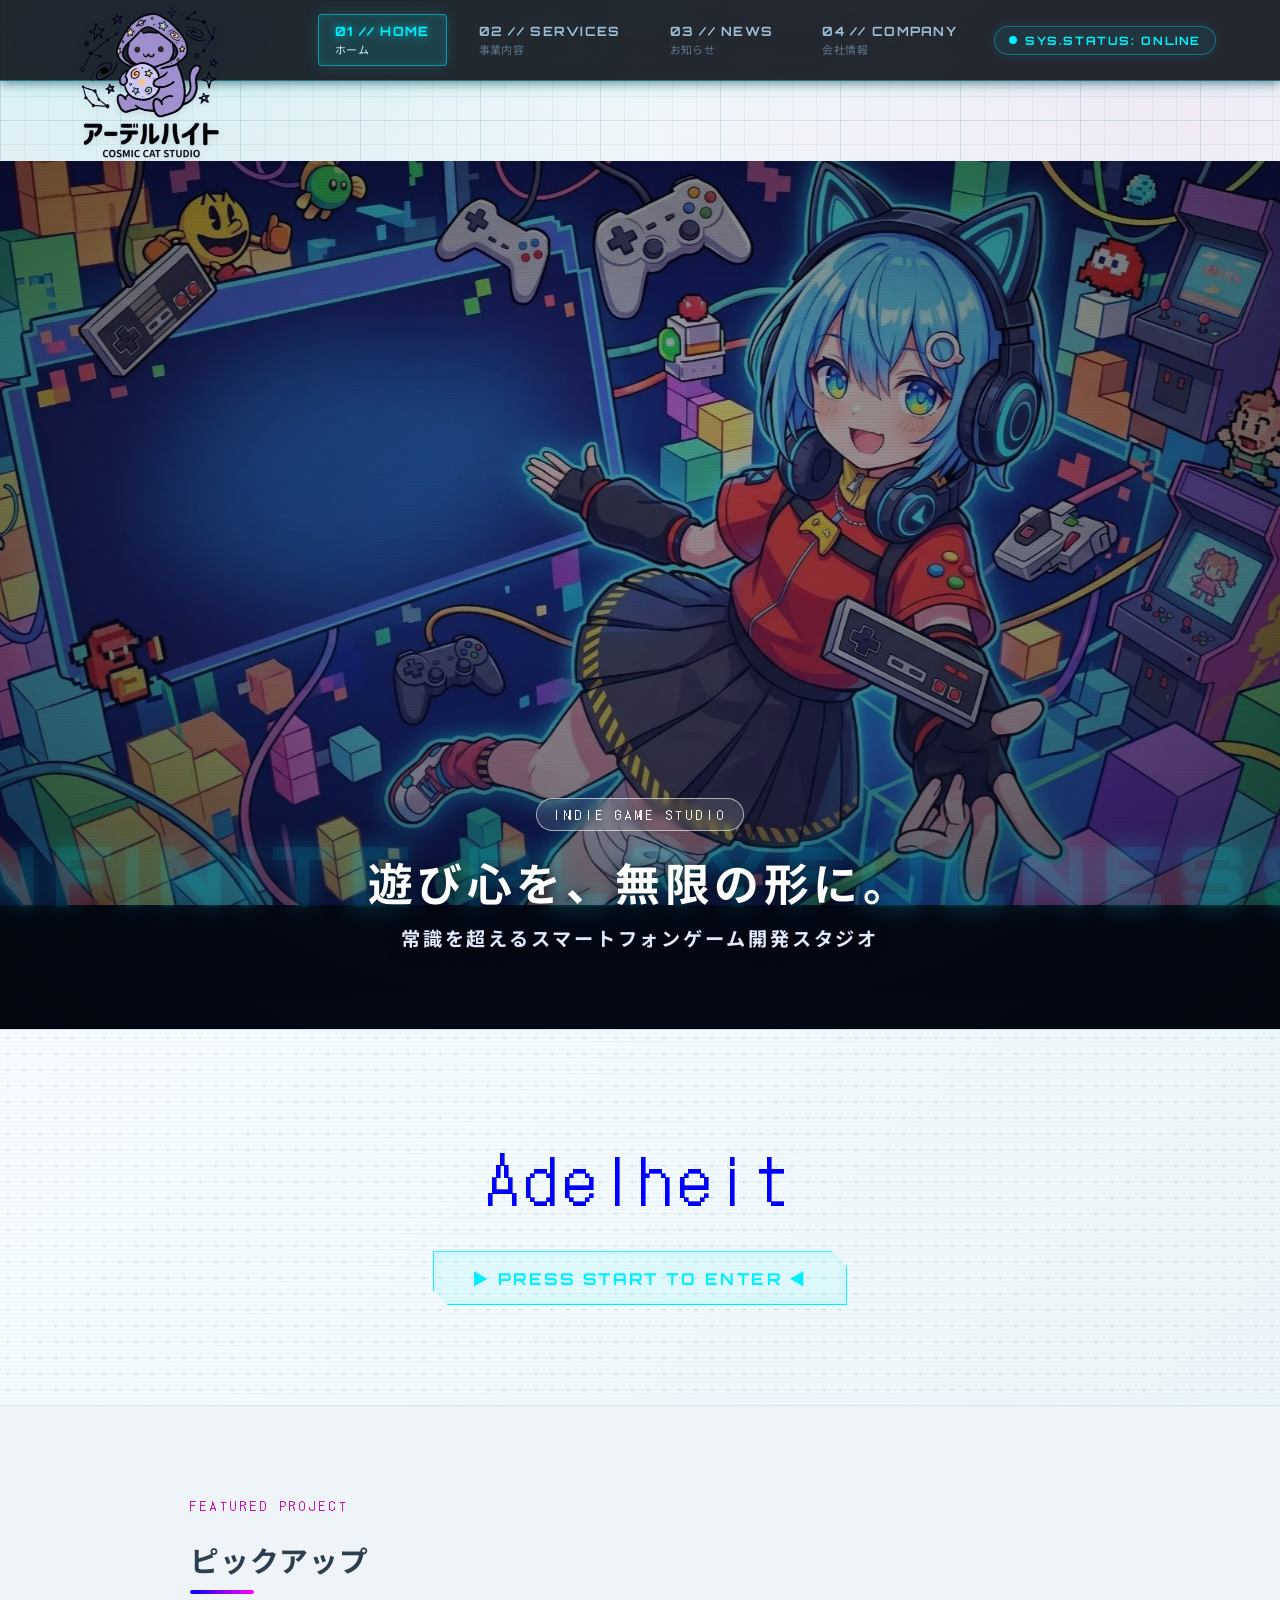
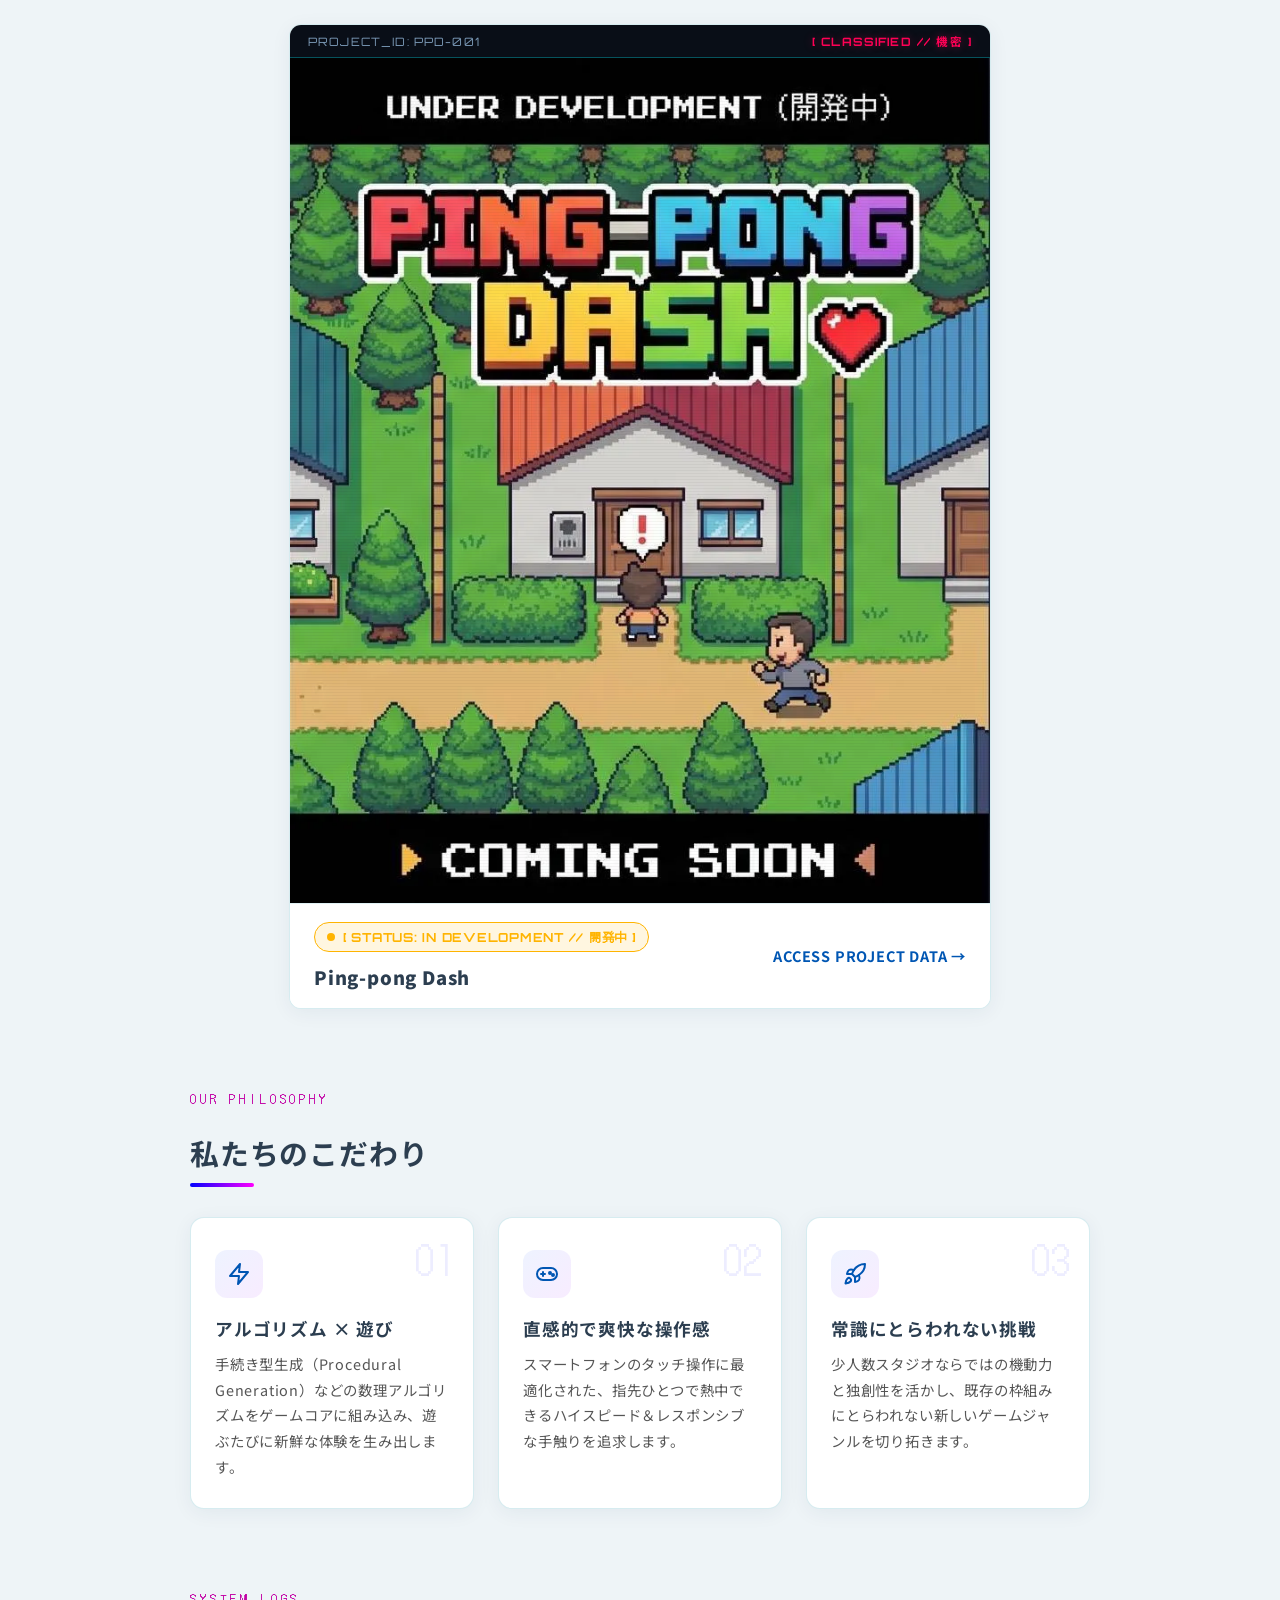
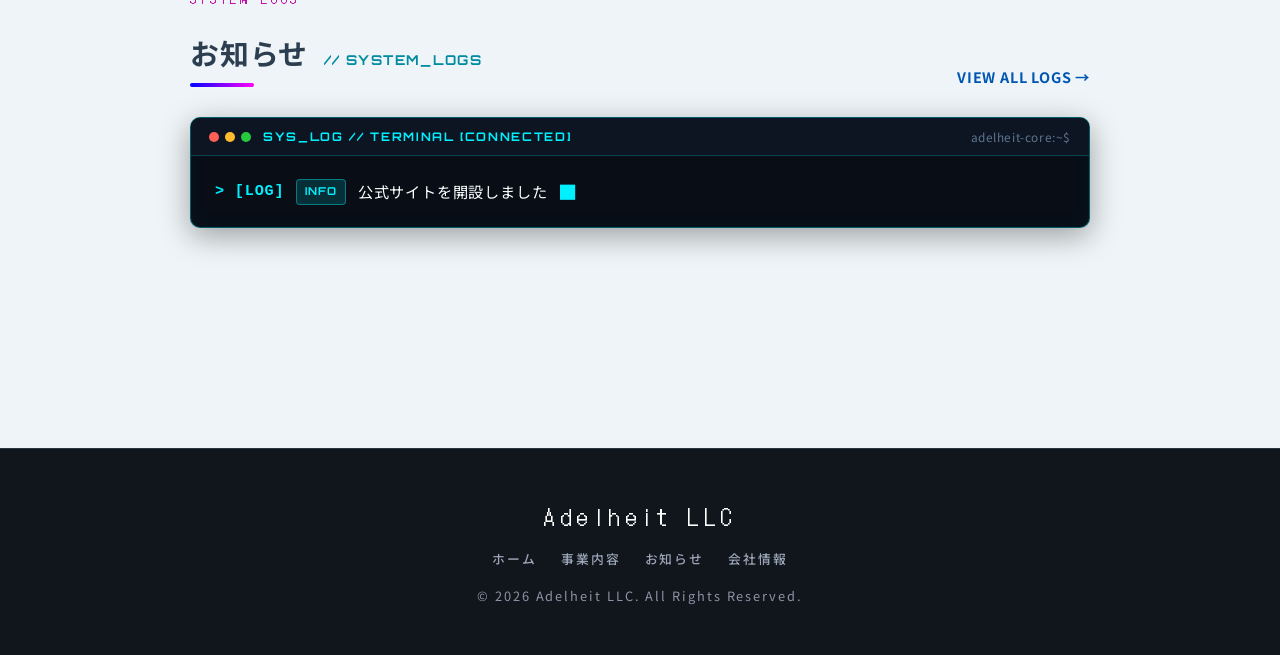
<file: index.html>
<!DOCTYPE html>
<html lang="ja">
<head>
    <meta charset="UTF-8">
    <meta name="viewport" content="width=device-width, initial-scale=1.0">
    <title>合同会社アーデルハイト | Adelheit LLC</title>
    <meta name="description" content="遊び心を、無限の形に。合同会社アーデルハイト（Adelheit LLC）は、常識を超えるスマートフォンゲームを開発するインディーゲームスタジオです。">
    <link rel="canonical" href="https://adelheit-studio.com/">
    <meta name="theme-color" content="#fafafa">
    <meta property="og:title" content="合同会社アーデルハイト | Adelheit LLC">
    <meta property="og:description" content="遊び心を、無限の形に。常識を超えるスマートフォンゲーム開発スタジオ Adelheit LLC 公式サイト。">
    <meta property="og:type" content="website">
    <meta property="og:url" content="https://adelheit-studio.com/">
    <meta property="og:site_name" content="合同会社アーデルハイト">
    <meta property="og:locale" content="ja_JP">
    <meta property="og:image" content="https://adelheit-studio.com/94571.jpg">
    <meta property="og:image:width" content="1713">
    <meta property="og:image:height" content="956">
    <meta property="og:image:alt" content="アーデルハイト メインビジュアル">
    <meta name="twitter:card" content="summary_large_image">
    <meta name="twitter:image" content="https://adelheit-studio.com/94571.jpg">
    <link rel="icon" type="image/png" sizes="32x32" href="favicon.png">
    <link rel="icon" type="image/png" sizes="192x192" href="favicon-192.png">
    <link rel="apple-touch-icon" sizes="180x180" href="apple-touch-icon.png">
    <link rel="preconnect" href="https://fonts.googleapis.com">
    <link rel="preconnect" href="https://fonts.gstatic.com" crossorigin>
    <link href="https://fonts.googleapis.com/css2?family=DotGothic16&family=Noto+Sans+JP:wght@400;700;900&family=Orbitron:wght@500;700;900&display=swap" rel="stylesheet">
    <link rel="stylesheet" href="style.css">
    <noscript>
        <style>
            .reveal { opacity: 1 !important; transform: none !important; }
            @media (max-width: 767px) {
                .burger-btn { display: none !important; }
                header {
                    position: relative;
                    height: auto;
                    flex-wrap: wrap;
                    padding-top: 126px;
                }
                .logo {
                    position: absolute;
                    top: 0;
                    left: 3%;
                    height: auto;
                }
                .global-nav {
                    width: 100%;
                    margin-left: 0;
                }
                .nav-menu {
                    position: static;
                    visibility: visible;
                    opacity: 1;
                    transform: none;
                    pointer-events: auto;
                    width: 100%;
                    background: #fff;
                    box-shadow: none;
                    border-radius: 0;
                    padding: 0;
                }
                .nav-menu a {
                    padding: 10px 0;
                }
            }
        </style>
    </noscript>
    <!-- Google tag (gtag.js) -->
    <script async src="https://www.googletagmanager.com/gtag/js?id=G-EWGNFN9YBJ"></script>
    <script>
    window.dataLayer = window.dataLayer || [];
    function gtag(){dataLayer.push(arguments);}
    gtag('js', new Date());
    gtag('config', 'G-EWGNFN9YBJ');
    </script>
    <script type="application/ld+json">
    {
        "@context": "https://schema.org",
        "@type": "Organization",
        "name": "合同会社アーデルハイト",
        "alternateName": "Adelheit LLC",
        "url": "https://adelheit-studio.com/",
        "logo": "https://adelheit-studio.com/logo.png",
        "description": "常識を超えるスマートフォンゲームを開発するインディーゲームスタジオです。",
        "foundingDate": "2026-04-07",
        "address": {
            "@type": "PostalAddress",
            "postalCode": "270-2212",
            "addressRegion": "千葉県",
            "addressLocality": "松戸市",
            "streetAddress": "五香南1丁目3番地の22",
            "extendedAddress": "東急ドエル・アルス松戸元山409号",
            "addressCountry": "JP"
        }
    }
    </script>
</head>
<body>
    <a class="skip-link" href="#main-content">本文へスキップ</a>
    <div class="scroll-progress" aria-hidden="true"><span></span></div>

    <header>
        <div class="logo">
            <a href="/">
                <picture class="logo-default">
                    <source srcset="logo.webp" type="image/webp">
                    <img src="logo.png" alt="合同会社アーデルハイト" width="595" height="593">
                </picture>
                <picture class="logo-light" aria-hidden="true">
                    <source srcset="logo-light.webp" type="image/webp">
                    <img src="logo-light.png" alt="" width="340" height="339">
                </picture>
            </a>
        </div>

        <button class="burger-btn" type="button" aria-label="メニューを開く" aria-expanded="false" aria-controls="nav-menu">
            <span aria-hidden="true"></span>
            <span aria-hidden="true"></span>
            <span aria-hidden="true"></span>
        </button>

        <nav class="global-nav" aria-label="メインナビゲーション">
            <ul class="nav-menu" id="nav-menu">
                <li><a href="/" class="active" aria-current="page"><span class="nav-code">01 // HOME</span><span class="nav-sub">ホーム</span></a></li>
                <li><a href="business.html"><span class="nav-code">02 // SERVICES</span><span class="nav-sub">事業内容</span></a></li>
                <li><a href="news.html"><span class="nav-code">03 // NEWS</span><span class="nav-sub">お知らせ</span></a></li>
                <li><a href="company.html"><span class="nav-code">04 // COMPANY</span><span class="nav-sub">会社情報</span></a></li>
            </ul>
        </nav>

        <div class="hud-status" aria-label="システムステータス: オンライン">
            <span class="hud-pulse" aria-hidden="true"></span>
            <span class="hud-status-text">SYS.STATUS: ONLINE</span>
        </div>

        <div class="nav-backdrop" aria-hidden="true"></div>
    </header>

    <main>
        <h1 class="visually-hidden">合同会社アーデルハイト | Adelheit LLC</h1>

        <div class="main-visual">
            <picture>
                <source type="image/webp" srcset="94571-800.webp 800w, 94571-1200.webp 1200w, 94571.webp 1713w" sizes="100vw">
                <img src="94571.jpg" alt="アーデルハイト メインビジュアル" width="1713" height="956" fetchpriority="high" decoding="async">
            </picture>
            <div class="main-visual-overlay"></div>

            <div class="catchphrase">
                <span class="catchphrase-bg-text" aria-hidden="true">INFINITE PLAYFULNESS</span>
                <span class="catchphrase-badge">INDIE GAME STUDIO</span>
                <h2>遊び心を、無限の形に。</h2>
                <p>常識を超えるスマートフォンゲーム開発スタジオ</p>
            </div>
        </div>

        <div class="pixel-brand-section">
            <div class="pixel-grid-overlay"></div>
            <div class="pixel-content">
                <div class="pixel-text" data-text="Adelheit">Adelheit</div>
                <div class="press-start-wrap">
                    <a href="#main-content" class="press-start-btn">▶ PRESS START TO ENTER ◀</a>
                </div>
            </div>
        </div>

        <div class="container" id="main-content">
            <section class="section-block reveal">
                <div class="section-header">
                    <span class="section-en">FEATURED PROJECT</span>
                    <h2 class="section-title">ピックアップ</h2>
                </div>
                <div class="pickup-banner">
                    <a href="business.html">
                        <div class="pickup-hud-bar">
                            <span class="hud-mono">PROJECT_ID: PPD-001</span>
                            <span class="hud-mono hud-classified">[ CLASSIFIED // 機密 ]</span>
                        </div>
                        <div class="pickup-image-wrap">
                            <picture>
                                <source srcset="94576.webp" type="image/webp">
                                <img src="94576.jpg" alt="Ping-pong Dash 開発中" width="785" height="947" loading="lazy" decoding="async">
                            </picture>
                        </div>
                        <div class="pickup-caption">
                            <div class="pickup-caption-left">
                                <span class="status-pill status-pill-warning"><span class="pulse-dot" aria-hidden="true"></span>[ STATUS: IN DEVELOPMENT // 開発中 ]</span>
                                <span class="pickup-game-name">Ping-pong Dash</span>
                            </div>
                            <span class="pickup-more">ACCESS PROJECT DATA →</span>
                        </div>
                    </a>
                </div>
            </section>

            <section class="section-block reveal">
                <div class="section-header">
                    <span class="section-en">OUR PHILOSOPHY</span>
                    <h2 class="section-title">私たちのこだわり</h2>
                </div>
                <div class="feature-grid">
                    <div class="feature-card reveal">
                        <div class="feature-num">01</div>
                        <div class="feature-icon" aria-hidden="true">
                            <svg viewBox="0 0 24 24" fill="none" stroke="currentColor" stroke-width="2" stroke-linecap="round" stroke-linejoin="round">
                                <polygon points="13 2 3 14 12 14 11 22 21 10 12 10 13 2"></polygon>
                            </svg>
                        </div>
                        <h3>アルゴリズム × 遊び</h3>
                        <p>手続き型生成（Procedural Generation）などの数理アルゴリズムをゲームコアに組み込み、遊ぶたびに新鮮な体験を生み出します。</p>
                    </div>
                    <div class="feature-card reveal">
                        <div class="feature-num">02</div>
                        <div class="feature-icon" aria-hidden="true">
                            <svg viewBox="0 0 24 24" fill="none" stroke="currentColor" stroke-width="2" stroke-linecap="round" stroke-linejoin="round">
                                <rect x="2" y="6" width="20" height="12" rx="6"></rect>
                                <path d="M6 12h4M8 10v4"></path>
                                <circle cx="15" cy="11" r="1" fill="currentColor"></circle>
                                <circle cx="18" cy="13" r="1" fill="currentColor"></circle>
                            </svg>
                        </div>
                        <h3>直感的で爽快な操作感</h3>
                        <p>スマートフォンのタッチ操作に最適化された、指先ひとつで熱中できるハイスピード＆レスポンシブな手触りを追求します。</p>
                    </div>
                    <div class="feature-card reveal">
                        <div class="feature-num">03</div>
                        <div class="feature-icon" aria-hidden="true">
                            <svg viewBox="0 0 24 24" fill="none" stroke="currentColor" stroke-width="2" stroke-linecap="round" stroke-linejoin="round">
                                <path d="M4.5 16.5c-1.5 1.26-2 5-2 5s3.74-.5 5-2c.71-.84.7-2.13-.09-2.91a2.18 2.18 0 0 0-2.91-.09z"></path>
                                <path d="m12 15-3-3a22 22 0 0 1 2-3.95A12.88 12.88 0 0 1 22 2c0 2.72-.78 7.5-6 11a22.35 22.35 0 0 1-4 2z"></path>
                                <path d="M9 12H4s.55-3.03 2-4c1.62-1.08 5 0 5 0"></path>
                                <path d="M12 15v5s3.03-.55 4-2c1.08-1.62 0-5 0-5"></path>
                            </svg>
                        </div>
                        <h3>常識にとらわれない挑戦</h3>
                        <p>少人数スタジオならではの機動力と独創性を活かし、既存の枠組みにとらわれない新しいゲームジャンルを切り拓きます。</p>
                    </div>
                </div>
            </section>

            <section class="section-block reveal">
                <div class="section-header-row">
                    <div class="section-header">
                        <span class="section-en">SYSTEM LOGS</span>
                        <h2 class="section-title">お知らせ <span class="section-title-sub">// SYSTEM_LOGS</span></h2>
                    </div>
                    <a href="news.html" class="view-all-link">VIEW ALL LOGS →</a>
                </div>
                <div class="terminal-console" data-nosnippet>
                    <div class="terminal-header">
                        <div class="terminal-dots" aria-hidden="true">
                            <span class="terminal-dot dot-red"></span>
                            <span class="terminal-dot dot-yellow"></span>
                            <span class="terminal-dot dot-green"></span>
                        </div>
                        <span class="terminal-title">SYS_LOG // TERMINAL [CONNECTED]</span>
                        <span class="terminal-host">adelheit-core:~$</span>
                    </div>
                    <div class="terminal-body">
                        <ul class="terminal-list">
                            <li class="terminal-item">
                                <span class="terminal-prompt">&gt; [LOG]</span>
                                <span class="terminal-badge">INFO</span>
                                <a href="news.html" class="terminal-msg">公式サイトを開設しました</a>
                                <span class="terminal-cursor" aria-hidden="true">█</span>
                            </li>
                        </ul>
                    </div>
                </div>
            </section>
        </div>
    </main>

    <footer>
        <div class="footer-inner">
            <div class="footer-brand">Adelheit LLC</div>
            <nav aria-label="フッターナビゲーション">
                <ul class="footer-nav">
                    <li><a href="/">ホーム</a></li>
                    <li><a href="business.html">事業内容</a></li>
                    <li><a href="news.html">お知らせ</a></li>
                    <li><a href="company.html">会社情報</a></li>
                </ul>
            </nav>
            <div class="footer-copy">&copy; 2026 Adelheit LLC. All Rights Reserved.</div>
        </div>
    </footer>

    <button class="back-to-top" type="button" aria-label="ページの先頭へ戻る">
        <svg viewBox="0 0 24 24" fill="none" stroke="currentColor" stroke-width="2.5" stroke-linecap="round" stroke-linejoin="round" aria-hidden="true">
            <path d="M12 19V5"></path>
            <path d="m5 12 7-7 7 7"></path>
        </svg>
    </button>

    <script src="script.js"></script>
</body>
</html>
</file>
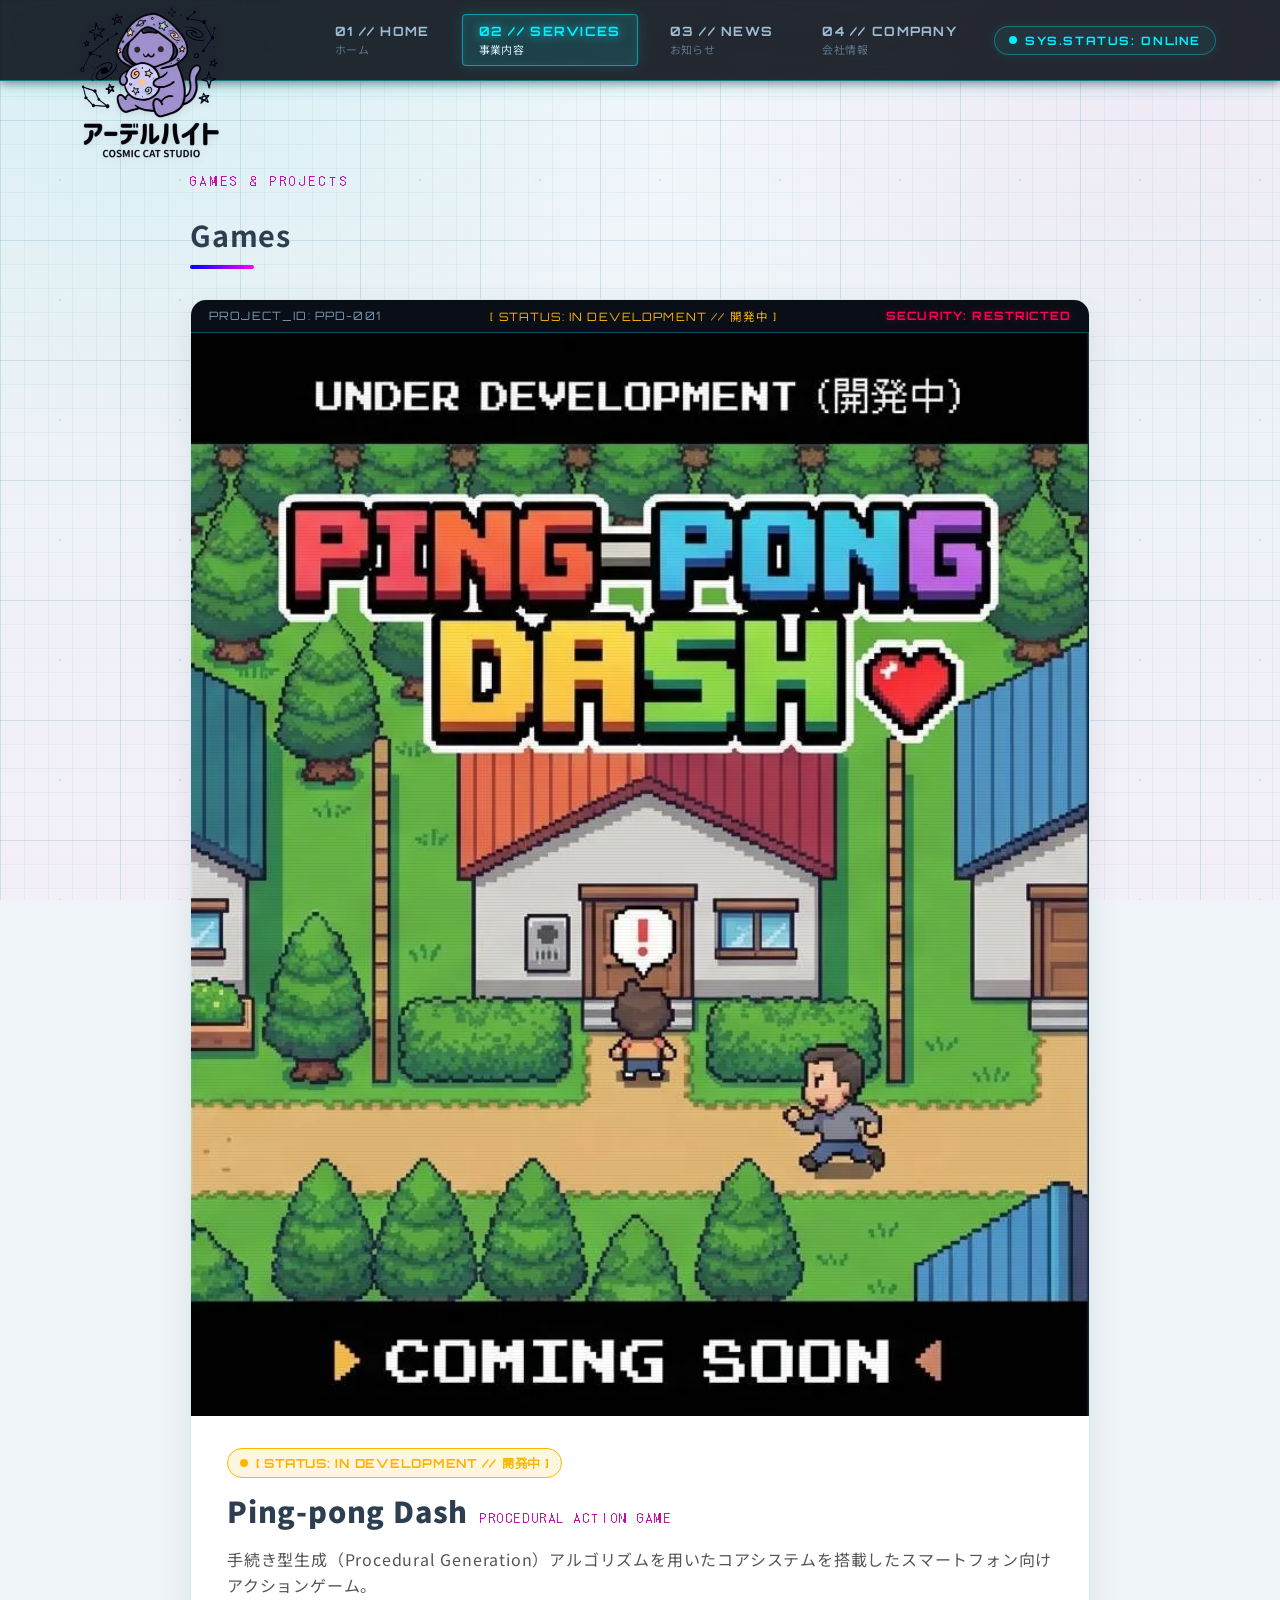
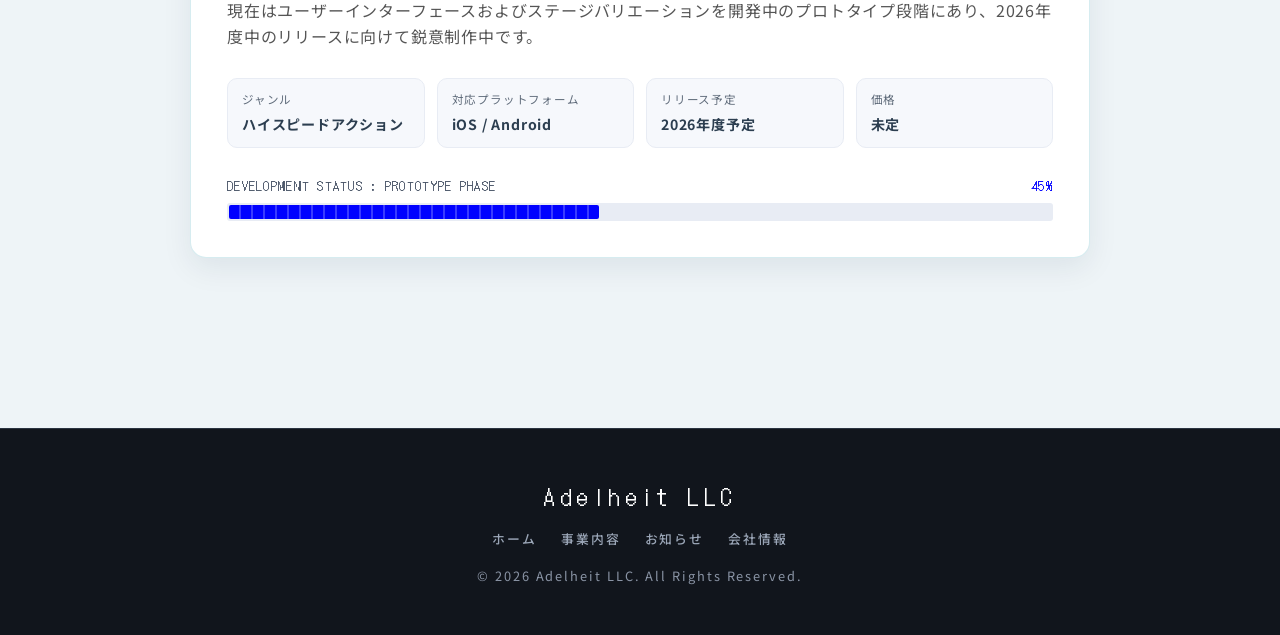
<file: business.html>
<!DOCTYPE html>
<html lang="ja">
<head>
    <meta charset="UTF-8">
    <meta name="viewport" content="width=device-width, initial-scale=1.0">
    <title>事業内容 | 合同会社アーデルハイト (Adelheit LLC)</title>
    <meta name="description" content="合同会社アーデルハイトの開発タイトル一覧。手続き型生成アルゴリズムを搭載したスマートフォン向けアクションゲーム『Ping-pong Dash』を開発中。">
    <link rel="canonical" href="https://adelheit-studio.com/business.html">
    <meta name="theme-color" content="#fafafa">
    <meta property="og:title" content="事業内容 | 合同会社アーデルハイト (Adelheit LLC)">
    <meta property="og:description" content="手続き型生成アルゴリズムを搭載したスマートフォン向けアクションゲーム『Ping-pong Dash』ほか、開発プロジェクトの紹介。">
    <meta property="og:type" content="article">
    <meta property="og:url" content="https://adelheit-studio.com/business.html">
    <meta property="og:site_name" content="合同会社アーデルハイト">
    <meta property="og:locale" content="ja_JP">
    <meta property="og:image" content="https://adelheit-studio.com/94576.jpg">
    <meta property="og:image:width" content="785">
    <meta property="og:image:height" content="947">
    <meta property="og:image:alt" content="Ping-pong Dash キービジュアル">
    <meta name="twitter:card" content="summary_large_image">
    <meta name="twitter:image" content="https://adelheit-studio.com/94576.jpg">
    <link rel="icon" type="image/png" sizes="32x32" href="favicon.png">
    <link rel="icon" type="image/png" sizes="192x192" href="favicon-192.png">
    <link rel="apple-touch-icon" sizes="180x180" href="apple-touch-icon.png">
    <link rel="preconnect" href="https://fonts.googleapis.com">
    <link rel="preconnect" href="https://fonts.gstatic.com" crossorigin>
    <link href="https://fonts.googleapis.com/css2?family=DotGothic16&family=Noto+Sans+JP:wght@400;700;900&family=Orbitron:wght@500;700;900&display=swap" rel="stylesheet">
    <link rel="stylesheet" href="style.css">
    <noscript>
        <style>
            .reveal { opacity: 1 !important; transform: none !important; }
            @media (max-width: 767px) {
                .burger-btn { display: none !important; }
                header {
                    position: relative;
                    height: auto;
                    flex-wrap: wrap;
                    padding-top: 126px;
                }
                .logo {
                    position: absolute;
                    top: 0;
                    left: 3%;
                    height: auto;
                }
                .global-nav {
                    width: 100%;
                    margin-left: 0;
                }
                .nav-menu {
                    position: static;
                    visibility: visible;
                    opacity: 1;
                    transform: none;
                    pointer-events: auto;
                    width: 100%;
                    background: #fff;
                    box-shadow: none;
                    border-radius: 0;
                    padding: 0;
                }
                .nav-menu a {
                    padding: 10px 0;
                }
            }
        </style>
    </noscript>
    <!-- Google tag (gtag.js) -->
    <script async src="https://www.googletagmanager.com/gtag/js?id=G-EWGNFN9YBJ"></script>
    <script>
    window.dataLayer = window.dataLayer || [];
    function gtag(){dataLayer.push(arguments);}
    gtag('js', new Date());
    gtag('config', 'G-EWGNFN9YBJ');
    </script>
    <script type="application/ld+json">
    {
        "@context": "https://schema.org",
        "@type": "VideoGame",
        "name": "Ping-pong Dash",
        "description": "手続き型生成（Procedural Generation）アルゴリズムを用いたコアシステムを搭載したスマートフォン向けアクションゲーム。",
        "genre": "ハイスピードアクション",
        "gamePlatform": ["iOS", "Android"],
        "operatingSystem": "iOS, Android",
        "applicationCategory": "Game",
        "inLanguage": "ja",
        "image": "https://adelheit-studio.com/94576.jpg",
        "publisher": {
            "@type": "Organization",
            "name": "合同会社アーデルハイト",
            "url": "https://adelheit-studio.com/"
        }
    }
    </script>
</head>
<body>
    <a class="skip-link" href="#main-content">本文へスキップ</a>
    <div class="scroll-progress" aria-hidden="true"><span></span></div>

    <header>
        <div class="logo">
            <a href="/">
                <picture class="logo-default">
                    <source srcset="logo.webp" type="image/webp">
                    <img src="logo.png" alt="合同会社アーデルハイト" width="595" height="593">
                </picture>
                <picture class="logo-light" aria-hidden="true">
                    <source srcset="logo-light.webp" type="image/webp">
                    <img src="logo-light.png" alt="" width="340" height="339">
                </picture>
            </a>
        </div>

        <button class="burger-btn" type="button" aria-label="メニューを開く" aria-expanded="false" aria-controls="nav-menu">
            <span aria-hidden="true"></span>
            <span aria-hidden="true"></span>
            <span aria-hidden="true"></span>
        </button>

        <nav class="global-nav" aria-label="メインナビゲーション">
            <ul class="nav-menu" id="nav-menu">
                <li><a href="/"><span class="nav-code">01 // HOME</span><span class="nav-sub">ホーム</span></a></li>
                <li><a href="business.html" class="active" aria-current="page"><span class="nav-code">02 // SERVICES</span><span class="nav-sub">事業内容</span></a></li>
                <li><a href="news.html"><span class="nav-code">03 // NEWS</span><span class="nav-sub">お知らせ</span></a></li>
                <li><a href="company.html"><span class="nav-code">04 // COMPANY</span><span class="nav-sub">会社情報</span></a></li>
            </ul>
        </nav>

        <div class="hud-status" aria-label="システムステータス: オンライン">
            <span class="hud-pulse" aria-hidden="true"></span>
            <span class="hud-status-text">SYS.STATUS: ONLINE</span>
        </div>

        <div class="nav-backdrop" aria-hidden="true"></div>
    </header>

    <main>
        <div class="container" id="main-content">
            <div class="section-header reveal">
                <span class="section-en">GAMES &amp; PROJECTS</span>
                <h1 class="section-title">Games<span class="visually-hidden">（事業内容・ゲーム開発）</span></h1>
            </div>

            <div class="game-card reveal">
                <div class="project-hud-bar">
                    <span class="project-hud-id">PROJECT_ID: PPD-001</span>
                    <span class="project-hud-tag">[ STATUS: IN DEVELOPMENT // 開発中 ]</span>
                    <span class="project-hud-sec">SECURITY: RESTRICTED</span>
                </div>
                <div class="game-card-visual">
                    <picture>
                        <source srcset="94576.webp" type="image/webp">
                        <img src="94576.jpg" alt="Ping-pong Dash キービジュアル" width="785" height="947" loading="lazy" decoding="async">
                    </picture>
                </div>
                <div class="game-card-content">
                    <div style="margin-bottom: 12px;">
                        <span class="status-pill status-pill-warning"><span class="pulse-dot" aria-hidden="true"></span>[ STATUS: IN DEVELOPMENT // 開発中 ]</span>
                    </div>
                    <div class="game-title-row">
                        <h2>Ping-pong Dash</h2>
                        <span class="game-sub-en">PROCEDURAL ACTION GAME</span>
                    </div>
                    <p>手続き型生成（Procedural Generation）アルゴリズムを用いたコアシステムを搭載したスマートフォン向けアクションゲーム。<br>現在はユーザーインターフェースおよびステージバリエーションを開発中のプロトタイプ段階にあり、2026年度中のリリースに向けて鋭意制作中です。</p>

                    <div class="game-specs">
                        <div class="spec-item">
                            <span class="spec-label">ジャンル</span>
                            <span class="spec-value">ハイスピードアクション</span>
                        </div>
                        <div class="spec-item">
                            <span class="spec-label">対応プラットフォーム</span>
                            <span class="spec-value">iOS / Android</span>
                        </div>
                        <div class="spec-item">
                            <span class="spec-label">リリース予定</span>
                            <span class="spec-value">2026年度予定</span>
                        </div>
                        <div class="spec-item">
                            <span class="spec-label">価格</span>
                            <span class="spec-value">未定</span>
                        </div>
                    </div>

                    <div class="dev-progress">
                        <div class="dev-progress-header">
                            <span>DEVELOPMENT STATUS : PROTOTYPE PHASE</span>
                            <span class="dev-percent">45%</span>
                        </div>
                        <div class="dev-progress-bar" role="progressbar" aria-label="開発進捗" aria-valuenow="45" aria-valuemin="0" aria-valuemax="100">
                            <div class="dev-progress-fill" style="width: 45%;" aria-hidden="true"></div>
                        </div>
                    </div>
                </div>
            </div>
        </div>
    </main>

    <footer>
        <div class="footer-inner">
            <div class="footer-brand">Adelheit LLC</div>
            <nav aria-label="フッターナビゲーション">
                <ul class="footer-nav">
                    <li><a href="/">ホーム</a></li>
                    <li><a href="business.html">事業内容</a></li>
                    <li><a href="news.html">お知らせ</a></li>
                    <li><a href="company.html">会社情報</a></li>
                </ul>
            </nav>
            <div class="footer-copy">&copy; 2026 Adelheit LLC. All Rights Reserved.</div>
        </div>
    </footer>

    <button class="back-to-top" type="button" aria-label="ページの先頭へ戻る">
        <svg viewBox="0 0 24 24" fill="none" stroke="currentColor" stroke-width="2.5" stroke-linecap="round" stroke-linejoin="round" aria-hidden="true">
            <path d="M12 19V5"></path>
            <path d="m5 12 7-7 7 7"></path>
        </svg>
    </button>

    <script src="script.js"></script>
</body>
</html>
</file>
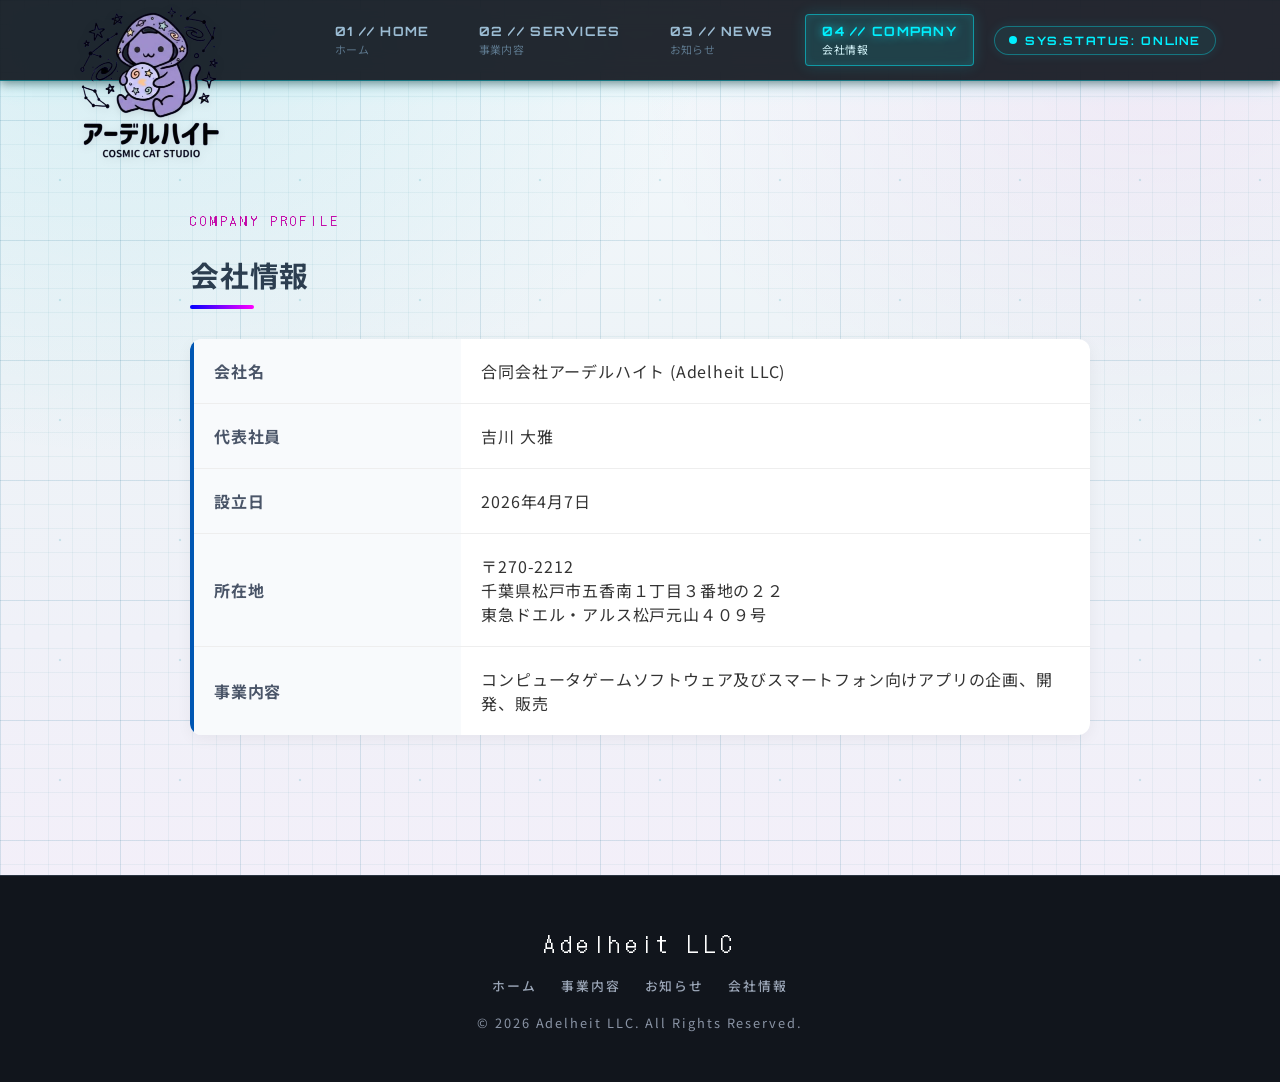
<file: company.html>
<!DOCTYPE html>
<html lang="ja">
<head>
    <meta charset="UTF-8">
    <meta name="viewport" content="width=device-width, initial-scale=1.0">
    <title>会社情報 | 合同会社アーデルハイト (Adelheit LLC)</title>
    <meta name="description" content="合同会社アーデルハイト（Adelheit LLC）の会社概要・所在地・事業内容。">
    <link rel="canonical" href="https://adelheit-studio.com/company.html">
    <meta name="theme-color" content="#fafafa">
    <meta property="og:title" content="会社情報 | 合同会社アーデルハイト (Adelheit LLC)">
    <meta property="og:description" content="合同会社アーデルハイト（Adelheit LLC）の会社概要・所在地・事業内容。">
    <meta property="og:type" content="article">
    <meta property="og:url" content="https://adelheit-studio.com/company.html">
    <meta property="og:site_name" content="合同会社アーデルハイト">
    <meta property="og:locale" content="ja_JP">
    <meta property="og:image" content="https://adelheit-studio.com/94571.jpg">
    <meta property="og:image:width" content="1713">
    <meta property="og:image:height" content="956">
    <meta property="og:image:alt" content="アーデルハイト メインビジュアル">
    <meta name="twitter:card" content="summary_large_image">
    <meta name="twitter:image" content="https://adelheit-studio.com/94571.jpg">
    <link rel="icon" type="image/png" sizes="32x32" href="favicon.png">
    <link rel="icon" type="image/png" sizes="192x192" href="favicon-192.png">
    <link rel="apple-touch-icon" sizes="180x180" href="apple-touch-icon.png">
    <link rel="preconnect" href="https://fonts.googleapis.com">
    <link rel="preconnect" href="https://fonts.gstatic.com" crossorigin>
    <link href="https://fonts.googleapis.com/css2?family=DotGothic16&family=Noto+Sans+JP:wght@400;700;900&family=Orbitron:wght@500;700;900&display=swap" rel="stylesheet">
    <link rel="stylesheet" href="style.css">
    <noscript>
        <style>
            .reveal { opacity: 1 !important; transform: none !important; }
            @media (max-width: 767px) {
                .burger-btn { display: none !important; }
                header {
                    position: relative;
                    height: auto;
                    flex-wrap: wrap;
                    padding-top: 126px;
                }
                .logo {
                    position: absolute;
                    top: 0;
                    left: 3%;
                    height: auto;
                }
                .global-nav {
                    width: 100%;
                    margin-left: 0;
                }
                .nav-menu {
                    position: static;
                    visibility: visible;
                    opacity: 1;
                    transform: none;
                    pointer-events: auto;
                    width: 100%;
                    background: #fff;
                    box-shadow: none;
                    border-radius: 0;
                    padding: 0;
                }
                .nav-menu a {
                    padding: 10px 0;
                }
            }
        </style>
    </noscript>
    <!-- Google tag (gtag.js) -->
    <script async src="https://www.googletagmanager.com/gtag/js?id=G-EWGNFN9YBJ"></script>
    <script>
    window.dataLayer = window.dataLayer || [];
    function gtag(){dataLayer.push(arguments);}
    gtag('js', new Date());
    gtag('config', 'G-EWGNFN9YBJ');
    </script>
</head>
<body>
    <a class="skip-link" href="#main-content">本文へスキップ</a>
    <div class="scroll-progress" aria-hidden="true"><span></span></div>

    <header>
        <div class="logo">
            <a href="/">
                <picture class="logo-default">
                    <source srcset="logo.webp" type="image/webp">
                    <img src="logo.png" alt="合同会社アーデルハイト" width="595" height="593">
                </picture>
                <picture class="logo-light" aria-hidden="true">
                    <source srcset="logo-light.webp" type="image/webp">
                    <img src="logo-light.png" alt="" width="340" height="339">
                </picture>
            </a>
        </div>

        <button class="burger-btn" type="button" aria-label="メニューを開く" aria-expanded="false" aria-controls="nav-menu">
            <span aria-hidden="true"></span>
            <span aria-hidden="true"></span>
            <span aria-hidden="true"></span>
        </button>

        <nav class="global-nav" aria-label="メインナビゲーション">
            <ul class="nav-menu" id="nav-menu">
                <li><a href="/"><span class="nav-code">01 // HOME</span><span class="nav-sub">ホーム</span></a></li>
                <li><a href="business.html"><span class="nav-code">02 // SERVICES</span><span class="nav-sub">事業内容</span></a></li>
                <li><a href="news.html"><span class="nav-code">03 // NEWS</span><span class="nav-sub">お知らせ</span></a></li>
                <li><a href="company.html" class="active" aria-current="page"><span class="nav-code">04 // COMPANY</span><span class="nav-sub">会社情報</span></a></li>
            </ul>
        </nav>

        <div class="hud-status" aria-label="システムステータス: オンライン">
            <span class="hud-pulse" aria-hidden="true"></span>
            <span class="hud-status-text">SYS.STATUS: ONLINE</span>
        </div>

        <div class="nav-backdrop" aria-hidden="true"></div>
    </header>

    <main>
        <div class="container" id="main-content" style="margin-top: 40px;">
            <div class="section-header reveal">
                <span class="section-en">COMPANY PROFILE</span>
                <h1 class="section-title">会社情報</h1>
            </div>
            <table class="company-table reveal">
                <caption class="visually-hidden">会社概要</caption>
                <tr><th scope="row">会社名</th><td>合同会社アーデルハイト (Adelheit LLC)</td></tr>
                <tr><th scope="row">代表社員</th><td>吉川 大雅</td></tr>
                <tr><th scope="row">設立日</th><td>2026年4月7日</td></tr>
                <tr>
                    <th scope="row">所在地</th>
                    <td>〒270-2212<br>千葉県松戸市五香南１丁目３番地の２２<br>東急ドエル・アルス松戸元山４０９号</td>
                </tr>
                <tr>
                    <th scope="row">事業内容</th>
                    <td>コンピュータゲームソフトウェア及びスマートフォン向けアプリの企画、開発、販売</td>
                </tr>
            </table>
        </div>
    </main>

    <footer>
        <div class="footer-inner">
            <div class="footer-brand">Adelheit LLC</div>
            <nav aria-label="フッターナビゲーション">
                <ul class="footer-nav">
                    <li><a href="/">ホーム</a></li>
                    <li><a href="business.html">事業内容</a></li>
                    <li><a href="news.html">お知らせ</a></li>
                    <li><a href="company.html">会社情報</a></li>
                </ul>
            </nav>
            <div class="footer-copy">&copy; 2026 Adelheit LLC. All Rights Reserved.</div>
        </div>
    </footer>

    <button class="back-to-top" type="button" aria-label="ページの先頭へ戻る">
        <svg viewBox="0 0 24 24" fill="none" stroke="currentColor" stroke-width="2.5" stroke-linecap="round" stroke-linejoin="round" aria-hidden="true">
            <path d="M12 19V5"></path>
            <path d="m5 12 7-7 7 7"></path>
        </svg>
    </button>

    <script src="script.js"></script>
</body>
</html>
</file>
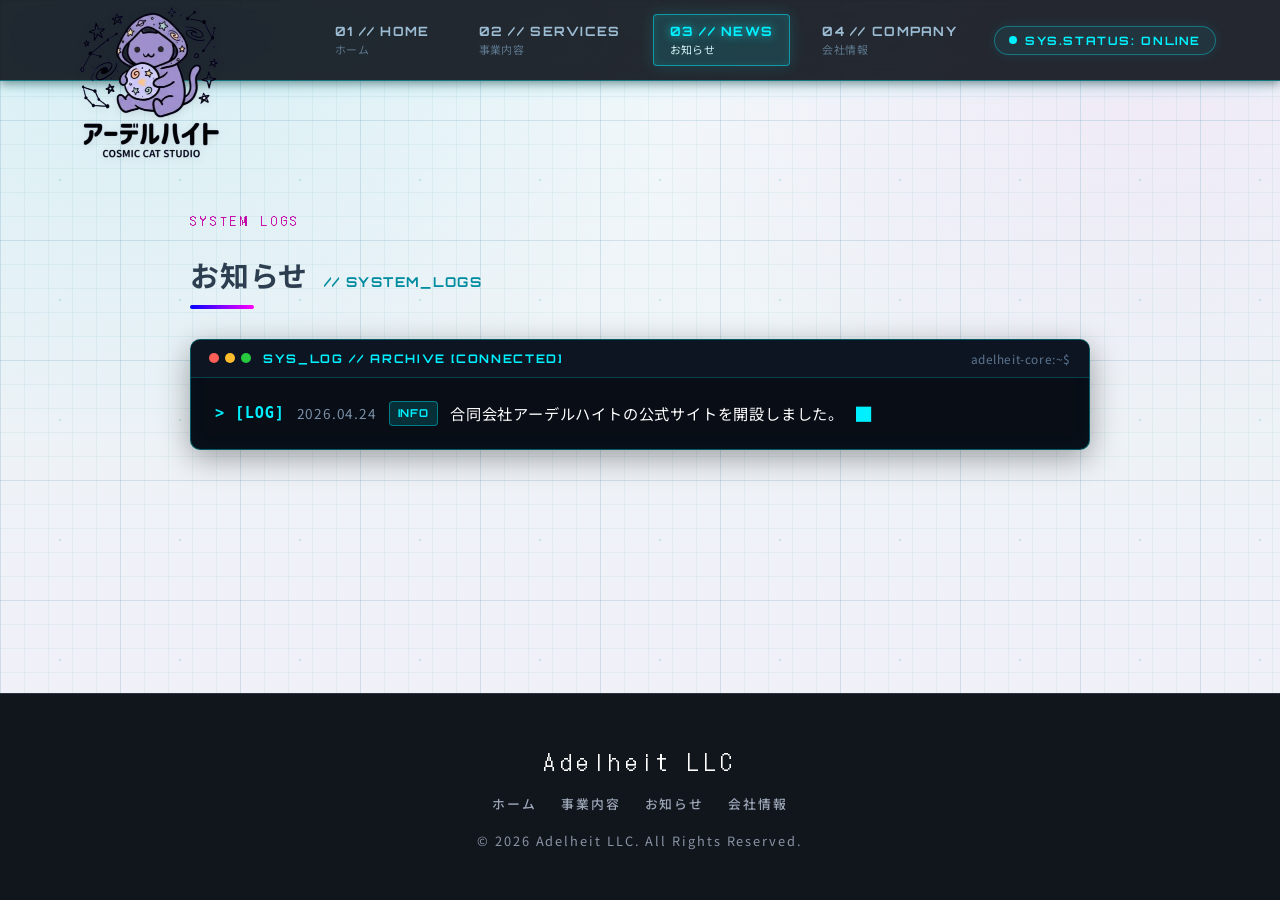
<file: news.html>
<!DOCTYPE html>
<html lang="ja">
<head>
    <meta charset="UTF-8">
    <meta name="viewport" content="width=device-width, initial-scale=1.0">
    <title>お知らせ | 合同会社アーデルハイト (Adelheit LLC)</title>
    <meta name="description" content="合同会社アーデルハイト（Adelheit LLC）からの最新のお知らせ・プレスリリース一覧。">
    <link rel="canonical" href="https://adelheit-studio.com/news.html">
    <meta name="theme-color" content="#fafafa">
    <meta property="og:title" content="お知らせ | 合同会社アーデルハイト (Adelheit LLC)">
    <meta property="og:description" content="合同会社アーデルハイト（Adelheit LLC）からの最新のお知らせ一覧。">
    <meta property="og:type" content="article">
    <meta property="og:url" content="https://adelheit-studio.com/news.html">
    <meta property="og:site_name" content="合同会社アーデルハイト">
    <meta property="og:locale" content="ja_JP">
    <meta property="og:image" content="https://adelheit-studio.com/94571.jpg">
    <meta property="og:image:width" content="1713">
    <meta property="og:image:height" content="956">
    <meta property="og:image:alt" content="アーデルハイト メインビジュアル">
    <meta name="twitter:card" content="summary_large_image">
    <meta name="twitter:image" content="https://adelheit-studio.com/94571.jpg">
    <link rel="icon" type="image/png" sizes="32x32" href="favicon.png">
    <link rel="icon" type="image/png" sizes="192x192" href="favicon-192.png">
    <link rel="apple-touch-icon" sizes="180x180" href="apple-touch-icon.png">
    <link rel="preconnect" href="https://fonts.googleapis.com">
    <link rel="preconnect" href="https://fonts.gstatic.com" crossorigin>
    <link href="https://fonts.googleapis.com/css2?family=DotGothic16&family=Noto+Sans+JP:wght@400;700;900&family=Orbitron:wght@500;700;900&display=swap" rel="stylesheet">
    <link rel="stylesheet" href="style.css">
    <noscript>
        <style>
            .reveal { opacity: 1 !important; transform: none !important; }
            @media (max-width: 767px) {
                .burger-btn { display: none !important; }
                header {
                    position: relative;
                    height: auto;
                    flex-wrap: wrap;
                    padding-top: 126px;
                }
                .logo {
                    position: absolute;
                    top: 0;
                    left: 3%;
                    height: auto;
                }
                .global-nav {
                    width: 100%;
                    margin-left: 0;
                }
                .nav-menu {
                    position: static;
                    visibility: visible;
                    opacity: 1;
                    transform: none;
                    pointer-events: auto;
                    width: 100%;
                    background: #fff;
                    box-shadow: none;
                    border-radius: 0;
                    padding: 0;
                }
                .nav-menu a {
                    padding: 10px 0;
                }
            }
        </style>
    </noscript>
    <!-- Google tag (gtag.js) -->
    <script async src="https://www.googletagmanager.com/gtag/js?id=G-EWGNFN9YBJ"></script>
    <script>
    window.dataLayer = window.dataLayer || [];
    function gtag(){dataLayer.push(arguments);}
    gtag('js', new Date());
    gtag('config', 'G-EWGNFN9YBJ');
    </script>
</head>
<body>
    <a class="skip-link" href="#main-content">本文へスキップ</a>
    <div class="scroll-progress" aria-hidden="true"><span></span></div>

    <header>
        <div class="logo">
            <a href="/">
                <picture class="logo-default">
                    <source srcset="logo.webp" type="image/webp">
                    <img src="logo.png" alt="合同会社アーデルハイト" width="595" height="593">
                </picture>
                <picture class="logo-light" aria-hidden="true">
                    <source srcset="logo-light.webp" type="image/webp">
                    <img src="logo-light.png" alt="" width="340" height="339">
                </picture>
            </a>
        </div>

        <button class="burger-btn" type="button" aria-label="メニューを開く" aria-expanded="false" aria-controls="nav-menu">
            <span aria-hidden="true"></span>
            <span aria-hidden="true"></span>
            <span aria-hidden="true"></span>
        </button>

        <nav class="global-nav" aria-label="メインナビゲーション">
            <ul class="nav-menu" id="nav-menu">
                <li><a href="/"><span class="nav-code">01 // HOME</span><span class="nav-sub">ホーム</span></a></li>
                <li><a href="business.html"><span class="nav-code">02 // SERVICES</span><span class="nav-sub">事業内容</span></a></li>
                <li><a href="news.html" class="active" aria-current="page"><span class="nav-code">03 // NEWS</span><span class="nav-sub">お知らせ</span></a></li>
                <li><a href="company.html"><span class="nav-code">04 // COMPANY</span><span class="nav-sub">会社情報</span></a></li>
            </ul>
        </nav>

        <div class="hud-status" aria-label="システムステータス: オンライン">
            <span class="hud-pulse" aria-hidden="true"></span>
            <span class="hud-status-text">SYS.STATUS: ONLINE</span>
        </div>

        <div class="nav-backdrop" aria-hidden="true"></div>
    </header>

    <main>
        <div class="container" id="main-content" style="margin-top: 40px;">
            <div class="section-header reveal">
                <span class="section-en">SYSTEM LOGS</span>
                <h2 class="section-title">お知らせ <span class="section-title-sub">// SYSTEM_LOGS</span></h2>
            </div>
            <div class="terminal-console reveal">
                <div class="terminal-header">
                    <div class="terminal-dots" aria-hidden="true">
                        <span class="terminal-dot dot-red"></span>
                        <span class="terminal-dot dot-yellow"></span>
                        <span class="terminal-dot dot-green"></span>
                    </div>
                    <span class="terminal-title">SYS_LOG // ARCHIVE [CONNECTED]</span>
                    <span class="terminal-host">adelheit-core:~$</span>
                </div>
                <div class="terminal-body">
                    <ul class="terminal-list">
                        <li class="terminal-item">
                            <span class="terminal-prompt">&gt; [LOG]</span>
                            <span class="terminal-date" data-nosnippet>2026.04.24</span>
                            <span class="terminal-badge">INFO</span>
                            <span class="terminal-msg">合同会社アーデルハイトの公式サイトを開設しました。</span>
                            <span class="terminal-cursor" aria-hidden="true">█</span>
                        </li>
                    </ul>
                </div>
            </div>
        </div>
    </main>

    <footer>
        <div class="footer-inner">
            <div class="footer-brand">Adelheit LLC</div>
            <nav aria-label="フッターナビゲーション">
                <ul class="footer-nav">
                    <li><a href="/">ホーム</a></li>
                    <li><a href="business.html">事業内容</a></li>
                    <li><a href="news.html">お知らせ</a></li>
                    <li><a href="company.html">会社情報</a></li>
                </ul>
            </nav>
            <div class="footer-copy">&copy; 2026 Adelheit LLC. All Rights Reserved.</div>
        </div>
    </footer>

    <button class="back-to-top" type="button" aria-label="ページの先頭へ戻る">
        <svg viewBox="0 0 24 24" fill="none" stroke="currentColor" stroke-width="2.5" stroke-linecap="round" stroke-linejoin="round" aria-hidden="true">
            <path d="M12 19V5"></path>
            <path d="m5 12 7-7 7 7"></path>
        </svg>
    </button>

    <script src="script.js"></script>
</body>
</html>
</file>
<file: style.css>
/* スマホでの意図しないダブルタップズームを防止 */
a, button, input, select, textarea {
    touch-action: manipulation;
}

/* スクリーンリーダー専用テキスト */
.visually-hidden {
    position: absolute !important;
    width: 1px;
    height: 1px;
    padding: 0;
    margin: -1px;
    overflow: hidden;
    clip: rect(0, 0, 0, 0);
    white-space: nowrap;
    border: 0;
}

/* キーボード操作用のスキップリンク */
.skip-link {
    position: fixed;
    top: -100px;
    left: 16px;
    z-index: 300;
    padding: 12px 22px;
    background: #11151c;
    color: #fff;
    font-weight: bold;
    text-decoration: none;
    border-radius: 0 0 10px 10px;
    box-shadow: 0 8px 24px rgba(0, 0, 0, 0.25);
    transition: top 0.2s ease;
}
.skip-link:focus {
    top: 0;
}

/* キーボードフォーカスを明確に */
:focus-visible {
    outline: 3px solid #d600b8;
    outline-offset: 3px;
}

::selection {
    background: #0000ff;
    color: #fff;
}
/* 全体の基本設定 */
body {
    font-family: 'Noto Sans JP', sans-serif;
    color: #333;
    margin: 0;
    padding: 0;
    background-color: #eef4f7;
    background-image:
        radial-gradient(circle, rgba(0, 140, 160, 0.16) 1.2px, transparent 1.6px),
        linear-gradient(rgba(0, 110, 140, 0.055) 1px, transparent 1px),
        linear-gradient(90deg, rgba(0, 110, 140, 0.055) 1px, transparent 1px),
        linear-gradient(rgba(0, 90, 130, 0.085) 1px, transparent 1px),
        linear-gradient(90deg, rgba(0, 90, 130, 0.085) 1px, transparent 1px),
        radial-gradient(ellipse at 10% 0%, rgba(0, 170, 190, 0.12), transparent 36%),
        radial-gradient(ellipse at 90% 8%, rgba(194, 0, 165, 0.055), transparent 32%),
        linear-gradient(180deg, #f4f9fc 0%, #edf3f7 42%, #f3eff9 100%);
    background-size:
        120px 120px,
        24px 24px,
        24px 24px,
        120px 120px,
        120px 120px,
        auto,
        auto,
        100% 100%;
    background-repeat: repeat, repeat, repeat, repeat, repeat, no-repeat, no-repeat, no-repeat;
    background-attachment: fixed;
    animation: fadeIn 0.6s ease-in-out;
    letter-spacing: 0.05em;
    overflow-x: hidden; /* サイドバーメニューがはみ出さないように */

    /* 画面の高さを最低でも100%にする */
    display: flex;
    flex-direction: column;
    min-height: 100vh;
}
@keyframes fadeIn {
    from { opacity: 0; transform: translateY(5px); }
    to { opacity: 1; transform: translateY(0); }
}

/* コンテンツが短いページでもフッターを画面下部に固定する */
main {
    flex: 1 0 auto;
}

/* ヘッダー＆メニュー（HUDサイバーパンク化） */
header {
    background: rgba(7, 12, 20, 0.88);
    height: 80px;
    padding: 0 5%;
    position: sticky;
    top: 0;
    z-index: 100;
    display: flex;
    justify-content: flex-start;
    align-items: center;
    -webkit-backdrop-filter: blur(12px) saturate(180%);
    backdrop-filter: blur(12px) saturate(180%);
    border-bottom: 1px solid rgba(0, 240, 255, 0.4);
    box-shadow: 0 4px 20px rgba(0, 240, 255, 0.15), 0 2px 10px rgba(0, 0, 0, 0.5);
    transition: all 0.3s ease;
}

/* ナビゲーションを右端へ（スマホではハンバーガー側で調整） */
.global-nav {
    margin-left: auto;
}

/* ナビゲーション開閉時の背景 */
.nav-backdrop {
    display: none;
}

/* ★修正ポイント！ ロゴを特大サイズにしてはみ出させる */
.logo {
    position: relative;
    height: 100%; /* ヘッダーと同じ高さに */
}
.logo a {
    text-decoration: none;
    display: block;
    height: 100%;
}
.logo picture {
    display: block;
    height: 100%;
    transition: opacity 0.23s ease-in-out;
}
/* スクロールしてロゴが小さくなったら白文字版へクロスフェード */
.logo .logo-light {
    opacity: 0;
}
header.is-scrolled .logo .logo-default {
    opacity: 0;
}
header.is-scrolled .logo .logo-light {
    opacity: 1;
}
.logo img {
    /* ★赤線に合わせて特大サイズに変更！（※もしこれでも小さければ300pxなどに上げてください） */
    width: 170px;
    height: auto;
    display: block;
    position: absolute;
    top: 0px;
    left: 0;
    z-index: 110;
    filter: drop-shadow(0 2px 4px rgba(0,0,0,0.1));
    transition: all 0.23s ease-in-out;
}
/* PCでロゴにカーソルを乗せた時の軽いグリッチ演出 */
@media (hover: hover) {
    .logo a:hover img {
        filter:
            drop-shadow(0 2px 4px rgba(0,0,0,0.1))
            drop-shadow(2px 0 rgba(255, 0, 80, 0.45))
            drop-shadow(-2px 0 rgba(0, 200, 255, 0.45));
    }
}

/* ★ここを新規追加：スクロールした時のPC版ロゴのスタイル */
header.is-scrolled .logo img {
    width: 80px; /* ヘッダーに綺麗に収まるサイズに縮小 */
}

/* PC用ナビゲーションメニュー */
.nav-menu {
    list-style: none;
    display: flex;
    gap: 15px;
    margin: 0;
    padding: 0;
}
.nav-menu a {
    text-decoration: none;
    display: inline-flex;
    flex-direction: column;
    align-items: flex-start;
    padding: 8px 16px;
    border-radius: 4px;
    border: 1px solid transparent;
    transition: all 0.2s ease;
    background: transparent;
}
.nav-code {
    font-family: 'Orbitron', 'Noto Sans JP', sans-serif;
    font-size: 0.8rem;
    font-weight: 700;
    letter-spacing: 0.1em;
    color: #9cbdd4;
    transition: all 0.2s ease;
}
.nav-sub {
    font-size: 0.68rem;
    color: #5d788e;
    letter-spacing: 0.04em;
    margin-top: 2px;
}
.nav-menu a:hover {
    background: rgba(0, 240, 255, 0.08);
    border-color: rgba(0, 240, 255, 0.3);
}
.nav-menu a:hover .nav-code {
    color: #00f0ff;
    text-shadow: 0 0 10px rgba(0, 240, 255, 0.6);
}
.nav-menu a.active {
    background: rgba(0, 240, 255, 0.12);
    border-color: rgba(0, 240, 255, 0.5);
    box-shadow: 0 0 15px rgba(0, 240, 255, 0.15), inset 0 0 8px rgba(0, 240, 255, 0.1);
}
.nav-menu a.active .nav-code {
    color: #00f0ff;
    text-shadow: 0 0 10px rgba(0, 240, 255, 0.7);
}
.nav-menu a.active .nav-sub {
    color: #d4f4fa;
}

/* PCではハンバーガーボタンを非表示 */
.burger-btn {
    display: none;
}

/* 横幅100%のメインビジュアル */
.main-visual {
    width: 100%;
    /* ★修正ポイント！ 余計な白い帯を削除し、ヘッダーのすぐ下に画像を配置 */
    margin-top: 80px;
    background-color: #000;
    position: relative;
    z-index: 90;
}
.main-visual picture {
    display: block;
}
.main-visual img {
    width: 100%;
    height: auto;
    display: block;
    opacity: 0.85;
}

/* 画像の上に載るキャッチコピーの設定 */
.catchphrase {
    position: absolute;
    top: 50%;
    left: 50%;
    transform: translate(-50%, -50%);
    text-align: center;
    width: 90%;
    color: #ffffff;
    text-shadow: 0 2px 15px rgba(0,0,0,0.8);
}
.catchphrase h2 {
    font-size: 2.8rem;
    margin: 0 0 10px 0;
    letter-spacing: 0.1em;
    font-weight: 700;
}
.catchphrase p {
    font-size: 1.2rem;
    margin: 0;
    letter-spacing: 0.15em;
    font-weight: bold;
    color: #e0eafc;
}

/* メインコンテンツ枠 */
.container {
    max-width: 900px;
    margin: 0 auto;
    padding: 90px 5% 60px; /* ★上の余白を 0 から 90px に増やして、はみ出したロゴを避ける */
    /* コンテンツエリアを空きスペース分まで伸ばす */
    flex-grow: 1;
}

/* 見出し */
.section-title {
    font-size: 1.8rem;
    color: #2c3e50;
    border-bottom: 2px solid #0056b3;
    padding-bottom: 10px;
    margin: 0.83em 0 30px;
}

/* お知らせリスト */
.news-list {
    list-style: none;
    padding: 0;
    margin: 0;
}
.news-list li {
    display: flex;
    align-items: center;
    border-bottom: 1px solid #eaeaea;
    padding: 20px 0;
}
.news-date {
    color: #666;
    margin-right: 20px;
    font-size: 0.9rem;
    font-family: monospace;
}
.news-category {
    background: #0056b3;
    color: #fff;
    font-size: 0.8rem;
    padding: 4px 12px;
    border-radius: 20px;
    margin-right: 20px;
    font-weight: bold;
}
.news-title {
    color: #333;
    text-decoration: none;
    transition: color 0.2s;
}
.news-title:hover {
    color: #0056b3;
}

/* ゲームカード (business.html用) */
.game-card {
    background: #fff;
    border-radius: 8px;
    box-shadow: 0 4px 15px rgba(0,0,0,0.05);
    overflow: hidden;
    margin-bottom: 30px;
}
.game-card-content {
    padding: 30px;
}
.game-card-content h2 {
    font-size: 1.5rem;
    color: #2c3e50;
}
.game-card-content p {
    line-height: 1.6;
    color: #555;
}

/* フッター */
footer {
    background-color: #11151c;
    color: #8a94a5;
    text-align: center;
    padding: 50px 20px;
    font-size: 0.8rem;
    letter-spacing: 0.15em;
    margin-top: 80px;
    border-top: 1px solid #2a3441;
    font-family: 'Helvetica Neue', Arial, sans-serif;
}

/* 会社概要テーブル */
.company-table {
    width: 100%;
    border-collapse: collapse;
    background: #fff;
    border-radius: 8px;
    box-shadow: 0 4px 15px rgba(0,0,0,0.05);
}
.company-table th, .company-table td {
    padding: 20px;
    border-bottom: 1px solid #eee;
    text-align: left;
}
.company-table th {
    width: 30%;
    background-color: #f8fafc;
    color: #4a5568;
    font-weight: bold;
}

/* -------------------------------------------------- */
/* ★トップページ：ゲームピックアップバナー */
/* -------------------------------------------------- */
.pickup-banner {
    max-width: 700px; /* ★最大幅を600pxに制限（お好みで400px〜700px程度で調整してください） */
    margin: 0 auto 50px; /* ★左右中央寄せにし、下にお知らせとの間隔を空ける */
    border-radius: 12px;
    overflow: hidden;
    box-shadow: 0 4px 15px rgba(0,0,0,0.08);
    transition: transform 0.3s ease, box-shadow 0.3s ease;
}

/* マウスを乗せると少しフワッと浮き上がるアクション */
.pickup-banner:hover {
    transform: translateY(-5px);
    box-shadow: 0 8px 25px rgba(0,0,0,0.15);
}

.pickup-banner img {
    width: 100%; /* 横幅いっぱいに広げる */
    height: auto;
    display: block;
}

/* --- 【全画面共通】ドットアニメーションと背景の動き --- */

.pixel-brand-section {
    /* 背景がゆっくり変わるアニメーションを全体に適用 */
    background: linear-gradient(135deg, #f8fcfe, #e9f4f8, #f0eefb, #e9f4f8);
    background-size: 400% 400%;
    animation: gradient-bg 15s ease infinite;

    padding: 100px 20px;
    text-align: center;
    overflow: hidden;
    border-top: 1px solid rgba(0, 140, 160, 0.15);
    border-bottom: 1px solid rgba(0, 140, 160, 0.15);
}

.pixel-text {
    display: inline-block;
    font-family: 'DotGothic16', sans-serif;
    font-size: 4rem; /* PCでのサイズ */
    color: #0000ff; /* 原色の青 */
    position: relative;
    letter-spacing: 0.1em;
    white-space: nowrap;
    overflow: hidden;
    width: 0;
    /* steps(8) で Adelheit をカクカク出す */
    animation:
        typing-adel 1.5s steps(8, end) forwards,
        glitch-vivid 1.5s step-end;
}

.pixel-sub {
    font-family: 'DotGothic16', sans-serif;
    color: #ff00ff; /* 原色のマゼンタ */
    margin-top: 15px;
    font-size: 1.2rem;
    letter-spacing: 0.2em;
    opacity: 0;
    animation: fadeIn-vivid 0.3s ease forwards 1.8s;
}

/* --- アニメーション共通定義 --- */
@keyframes gradient-bg {
    0% { background-position: 0% 50%; }
    50% { background-position: 100% 50%; }
    100% { background-position: 0% 50%; }
}
@keyframes typing-adel {
    from { width: 0 }
    to { width: 100% }
}
@keyframes fadeIn-vivid {
    to { opacity: 1; }
}

/* -------------------------------------------------- */
/* ★スマホ・タブレット用のサイズ調整 (767px以下) */
/* -------------------------------------------------- */
@media (max-width: 767px) {
    header {
        height: 60px;
        padding: 0 3%;
    }

    .logo {
        position: relative;
        height: 100%;
    }
    .logo img {
        width: 120px; /* スマホ版も少し大きく */
        height: auto;
        position: absolute;
        top: 0px;
        left: 0;
    }

    /* ★ここを新規追加：スマホでスクロールした時のロゴのスタイル */
    header.is-scrolled .logo img {
        width: 63px; /* スマホの細いヘッダーに収まるサイズに縮小 */
    }

    .burger-btn {
        display: block;
        position: relative;
        z-index: 130;
        width: 30px;
        height: 24px;
        margin-left: auto;
        background: none;
        border: none;
        cursor: pointer;
        padding: 0;
    }

    .global-nav {
        margin-left: 0;
    }
    .burger-btn span {
        display: block;
        position: absolute;
        width: 100%;
        height: 2px;
        background-color: #333;
        border-radius: 2px;
        transition: all 0.3s ease-in-out;
    }
    .burger-btn span:nth-child(1) { top: 0; }
    .burger-btn span:nth-child(2) { top: 11px; }
    .burger-btn span:nth-child(3) { bottom: 0; }

    .burger-btn.is-open span:nth-child(1) {
        transform: translateY(11px) rotate(45deg);
    }
    .burger-btn.is-open span:nth-child(2) {
        opacity: 0;
    }
    .burger-btn.is-open span:nth-child(3) {
        transform: translateY(-11px) rotate(-45deg);
    }

    /* ②スマホ用ナビゲーションメニュー (白のドロップダウンボックス形式) */
    .nav-menu {
        display: flex;
        flex-direction: column;
        position: absolute; /* ヘッダーを基準に絶対配置 */
        top: 65px; /* ヘッダーの下に少し間をあける */
        right: 5%; /* 右端から少し離す */
        width: 200px; /* 白いボックスの横幅 */
        background-color: #fff; /* 白地 */
        z-index: 120;
        box-shadow: 0 4px 15px rgba(0,0,0,0.15); /* ふわっとした影 */
        border-radius: 8px; /* 角丸 */
        padding: 10px 0;
        gap: 0;
        overflow: hidden;
        visibility: hidden;
        opacity: 0;
        transform: translateY(-8px);
        pointer-events: none;
        transition: opacity 0.25s ease, transform 0.25s ease, visibility 0.25s ease;
    }

    /* ハンバーガーボタンが押されて is-open が付いた時 */
    .nav-menu.is-open {
        visibility: visible;
        opacity: 1;
        transform: translateY(0);
        pointer-events: auto;
    }

    /* メニューを開いた時の背景オーバーレイ */
    .nav-backdrop {
        display: block;
        position: fixed;
        inset: 0;
        z-index: 115;
        background: rgba(17, 21, 28, 0.38);
        -webkit-backdrop-filter: blur(2px);
        backdrop-filter: blur(2px);
        opacity: 0;
        visibility: hidden;
        pointer-events: none;
        transition: opacity 0.25s ease, visibility 0.25s ease;
    }
    body.is-open .nav-backdrop {
        opacity: 1;
        visibility: visible;
        pointer-events: auto;
        cursor: pointer;
    }

    .nav-menu li {
        width: 100%;
        text-align: left; /* 中央寄せではなく左寄せに */
        border-bottom: none; /* 区切り線を消す */
    }

    .nav-menu a {
        display: block;
        box-sizing: border-box;
        width: 100%;
        color: #0056b3; /* しろもふファクトリー風の青色テキスト */
        font-weight: bold;
        font-size: 0.95rem; /* 少し小さめに */
        padding: 12px 25px; /* 上下左右の余白 */
        border-radius: 0;
        background: none;
    }

    .nav-menu a:hover {
        color: #004494;
        background-color: #f8fafc;
    }

    .nav-menu a:focus-visible {
        outline-offset: -3px;
    }

    /* 選択されているメニューのハイライト（青文字+薄い青背景） */
    .nav-menu a.active {
        color: #0056b3 !important;
        background-color: #f0f4f8; /* 控えめな背景色にして箱に馴染ませる */
    }

    /* メニュー展開中は背景のスクロールを止める */
    body.is-open {
        overflow: hidden;
    }

    .main-visual {
        margin-top: 60px; /* スマホ版も白い帯を削除 */
        height: 320px;
    }
    .main-visual picture {
        display: block;
        height: 100%;
    }
    .main-visual img {
        width: 100%;
        height: 100%;
        object-fit: cover;
        object-position: 65% 35%;
    }
    .catchphrase {
        top: auto;
        bottom: 22px;
        left: 20px;
        transform: none;
        width: calc(100% - 40px);
        text-align: left;
    }

    /* お知らせリストのスマホレイアウト (縦積み) */
    .news-list li {
        flex-direction: column;
        align-items: flex-start;
        padding: 15px 0;
    }
    .news-date {
        margin-right: 0;
        margin-bottom: 5px;
        font-size: 0.8rem;
    }
    .news-category {
        margin-right: 0;
        margin-bottom: 10px;
        font-size: 0.75rem;
        padding: 3px 10px;
    }
    .news-title {
        font-size: 0.95rem;
        line-height: 1.5;
    }

    .catchphrase h2 {
        font-size: 1.5rem;
        margin-bottom: 5px;
    }
    .catchphrase p {
        font-size: 0.8rem;
    }
    .pixel-text {
        font-size: 2.2rem;
    }
    .pixel-sub {
        font-size: 1rem;
    }
}

/* ================================================== */
/* ★リッチ化対応（2026-11） */
/* ================================================== */

html {
    scroll-behavior: smooth;
    scroll-padding-top: 100px;
}

/* --- ① ヘッダーのすりガラス化 --- */
header {
    transition: background-color 0.3s ease, box-shadow 0.3s ease, backdrop-filter 0.3s ease;
}
header.is-scrolled {
    background: rgba(5, 8, 14, 0.95);
    -webkit-backdrop-filter: blur(14px) saturate(180%);
    backdrop-filter: blur(14px) saturate(180%);
    border-bottom: 1px solid rgba(0, 240, 255, 0.65);
    box-shadow:
        0 4px 25px rgba(0, 240, 255, 0.25),
        0 4px 15px rgba(0, 0, 0, 0.6);
}

/* --- ② メインビジュアル：ゆっくりズーム ＋ グラデーション --- */
.main-visual {
    overflow: hidden;
}
.main-visual img {
    animation: ken-burns 14s ease-out forwards;
    transform-origin: 50% 40%;
}
.main-visual-overlay {
    position: absolute;
    inset: 0;
    background:
        radial-gradient(ellipse at center, rgba(0, 0, 0, 0) 30%, rgba(0, 0, 0, 0.45) 100%),
        linear-gradient(180deg, rgba(10, 20, 50, 0.15) 0%, rgba(10, 20, 50, 0.55) 100%);
    pointer-events: none;
}

/* メインビジュアル・ゲーム画像に薄いCRT走査線を重ねる */
.main-visual::after,
.pickup-image-wrap::after,
.game-card-visual::after {
    content: '';
    position: absolute;
    inset: 0;
    z-index: 1;
    pointer-events: none;
    background: repeating-linear-gradient(
        0deg,
        rgba(0, 0, 0, 0.18) 0,
        rgba(0, 0, 0, 0.18) 1px,
        transparent 1px,
        transparent 3px
    );
    opacity: 0.18;
    mix-blend-mode: multiply;
}
.catchphrase {
    z-index: 2;
}
.catchphrase h2,
.catchphrase p,
.catchphrase-badge {
    opacity: 0;
    animation: rise-in 1s cubic-bezier(0.22, 1, 0.36, 1) forwards;
}
.catchphrase-badge {
    display: inline-block;
    font-family: 'DotGothic16', sans-serif;
    font-size: 0.8rem;
    letter-spacing: 0.3em;
    color: #fff;
    padding: 6px 16px;
    margin-bottom: 18px;
    border: 1px solid rgba(255, 255, 255, 0.6);
    border-radius: 999px;
    background: rgba(255, 255, 255, 0.12);
    -webkit-backdrop-filter: blur(4px);
    backdrop-filter: blur(4px);
    animation-delay: 0.2s;
}
.catchphrase h2 {
    animation-delay: 0.45s;
}
.catchphrase p {
    animation-delay: 0.7s;
}

@keyframes ken-burns {
    from { transform: scale(1); }
    to   { transform: scale(1.07); }
}
@keyframes rise-in {
    from { opacity: 0; transform: translateY(16px); }
    to   { opacity: 1; transform: translateY(0); }
}

/* --- ③ ドット絵セクション：グリッド＋走査線＋点滅ボタン --- */
.pixel-brand-section {
    position: relative;
}
.pixel-grid-overlay {
    position: absolute;
    inset: 0;
    pointer-events: none;
    background-image:
        radial-gradient(rgba(0, 140, 160, 0.18) 1px, transparent 1px),
        repeating-linear-gradient(0deg, rgba(0, 110, 140, 0.035) 0px, rgba(0, 110, 140, 0.035) 1px, transparent 1px, transparent 4px);
    background-size: 16px 16px, 100% 4px;
}
.pixel-content {
    position: relative;
    z-index: 1;
}
a.pixel-sub {
    display: inline-block;
    text-decoration: none;
    margin-top: 20px;
    padding: 10px 24px;
    border-radius: 999px;
    color: #c200a5;
    background: rgba(255, 255, 255, 0.75);
    border: 1px solid rgba(194, 0, 165, 0.35);
    box-shadow: 0 4px 16px rgba(194, 0, 165, 0.12);
    cursor: pointer;
    transition: transform 0.2s ease, background-color 0.2s ease, color 0.2s ease, border-color 0.2s ease;
    animation:
        fadeIn-vivid 0.3s ease forwards 1.8s,
        blink-start 1.6s ease-in-out infinite 2.2s;
}
a.pixel-sub:hover {
    color: #ffffff;
    background: linear-gradient(90deg, #0000ff, #d600b8);
    border-color: transparent;
    transform: translateY(-2px);
    animation: none;
    opacity: 1;
}
@keyframes blink-start {
    0%, 100% { opacity: 1; }
    50%      { opacity: 0.45; }
}
/* グリッチを少し長めに */
@keyframes glitch-vivid {
    0%, 100% { text-shadow: none; transform: translate(0); }
    20% { text-shadow: 4px 0 #ff0000, -4px 0 #00ff00; transform: translate(3px, -2px); }
    40% { text-shadow: -4px 0 #ff0000, 4px 0 #00ff00; transform: translate(-3px, 2px); }
    60% { text-shadow: 4px 0 #ff0000, -4px 0 #00ff00; transform: translate(2px, -1px); }
}

/* --- ④ Scroll Reveal --- */
.reveal {
    opacity: 0;
    transform: translateY(28px);
    transition: opacity 0.8s cubic-bezier(0.22, 1, 0.36, 1), transform 0.8s cubic-bezier(0.22, 1, 0.36, 1);
}
.reveal.is-visible {
    opacity: 1;
    transform: translateY(0);
}
.feature-grid .feature-card.reveal:nth-child(2) { transition-delay: 0.12s; }
.feature-grid .feature-card.reveal:nth-child(3) { transition-delay: 0.24s; }

/* --- セクション見出し（英字ラベル付き） --- */
.section-block {
    margin-bottom: 80px;
}
.section-header .section-en {
    display: block;
    font-family: 'DotGothic16', sans-serif;
    font-size: 0.8rem;
    letter-spacing: 0.3em;
    color: #c200a5;
    margin-bottom: 4px;
}
.section-header .section-title {
    border-bottom: none;
    position: relative;
    padding-bottom: 14px;
}
.section-header .section-title::after {
    content: '';
    position: absolute;
    left: 0;
    bottom: 0;
    width: 64px;
    height: 4px;
    border-radius: 2px;
    background: linear-gradient(90deg, #0000ff, #ff00ff);
}
.section-header-row {
    display: flex;
    justify-content: space-between;
    align-items: flex-end;
}
.view-all-link {
    color: #0056b3;
    font-weight: bold;
    font-size: 0.9rem;
    text-decoration: none;
    margin-bottom: 30px;
    transition: transform 0.2s;
}
.view-all-link:hover {
    transform: translateX(4px);
}

/* --- ピックアップバナー：カード下部バー（画像文字と重ならない設計） --- */
.pickup-banner {
    background: #ffffff;
    border: 1px solid rgba(0, 140, 160, 0.16);
    box-shadow: 0 4px 20px rgba(0, 50, 80, 0.06);
}
.pickup-banner a {
    display: block;
    text-decoration: none;
}
.pickup-image-wrap {
    position: relative;
    overflow: hidden;
    background: #000;
}
.pickup-image-wrap picture,
.game-card-visual picture {
    display: block;
}
.pickup-banner img {
    transition: transform 0.6s ease;
}
.pickup-banner:hover img {
    transform: scale(1.03);
}
.pickup-caption {
    display: flex;
    justify-content: space-between;
    align-items: center;
    gap: 12px;
    padding: 18px 24px;
    background: #ffffff;
    border-top: 1px solid rgba(0, 140, 160, 0.12);
}
.pickup-caption-left {
    display: flex;
    align-items: center;
    flex-wrap: wrap;
    gap: 12px;
}
.pickup-game-name {
    font-size: 1.15rem;
    font-weight: 900;
    color: #2c3e50;
}
.pickup-more {
    font-weight: bold;
    font-size: 0.9rem;
    color: #0056b3;
    white-space: nowrap;
    transition: transform 0.2s ease;
}
.pickup-banner:hover .pickup-more {
    transform: translateX(4px);
}

/* --- ステータスピル（開発中バッジ） --- */
.status-pill {
    display: inline-flex;
    align-items: center;
    gap: 8px;
    font-family: 'DotGothic16', sans-serif;
    font-size: 0.78rem;
    letter-spacing: 0.08em;
    color: #1a2433;
    background: #f0f4fa;
    border: 1px solid #dce4f2;
    padding: 5px 12px;
    border-radius: 999px;
}
.pulse-dot {
    width: 8px;
    height: 8px;
    border-radius: 50%;
    background: #16a34a;
    box-shadow: 0 0 0 0 rgba(22, 163, 74, 0.65);
    animation: pulse 1.6s infinite;
}
@keyframes pulse {
    0%   { box-shadow: 0 0 0 0 rgba(22, 163, 74, 0.65); }
    70%  { box-shadow: 0 0 0 8px rgba(22, 163, 74, 0); }
    100% { box-shadow: 0 0 0 0 rgba(22, 163, 74, 0); }
}

/* --- ⑥ こだわり（3カラム ＋ ベクターアイコン） --- */
.feature-grid {
    display: grid;
    grid-template-columns: repeat(3, 1fr);
    gap: 24px;
}
.feature-card {
    position: relative;
    background: #fff;
    border-radius: 14px;
    padding: 32px 24px 28px;
    box-shadow: 0 4px 20px rgba(0, 50, 80, 0.06);
    border: 1px solid rgba(0, 140, 160, 0.16);
    overflow: hidden;
    transition: transform 0.3s ease, box-shadow 0.3s ease, opacity 0.8s cubic-bezier(0.22, 1, 0.36, 1);
}
.feature-card::before {
    content: '';
    position: absolute;
    top: 0;
    left: 0;
    right: 0;
    height: 4px;
    background: linear-gradient(90deg, #0000ff, #ff00ff);
    transform: scaleX(0);
    transform-origin: left;
    transition: transform 0.4s ease;
}
.feature-card:hover {
    transform: translateY(-6px);
    box-shadow: 0 12px 30px rgba(0, 0, 80, 0.1);
}
.feature-card:hover::before {
    transform: scaleX(1);
}
.feature-num {
    position: absolute;
    top: 12px;
    right: 18px;
    font-family: 'DotGothic16', sans-serif;
    font-size: 2.4rem;
    color: rgba(0, 0, 255, 0.07);
}
.feature-icon {
    width: 48px;
    height: 48px;
    border-radius: 12px;
    display: inline-flex;
    align-items: center;
    justify-content: center;
    background: linear-gradient(135deg, #eef3ff 0%, #f8ecff 100%);
    color: #0056b3;
    margin-bottom: 18px;
}
.feature-icon svg {
    width: 24px;
    height: 24px;
}
.feature-card h3 {
    font-size: 1.1rem;
    color: #2c3e50;
    margin: 0 0 10px;
}
.feature-card p {
    font-size: 0.9rem;
    line-height: 1.8;
    color: #555;
    margin: 0;
}

/* --- お知らせ --- */
a.news-title {
    font-weight: bold;
}
.news-card-wrap {
    background: #fff;
    border-radius: 12px;
    padding: 8px 28px;
    box-shadow: 0 4px 20px rgba(0, 50, 80, 0.06);
    border: 1px solid rgba(0, 140, 160, 0.16);
}
.news-card-wrap .news-list li:last-child {
    border-bottom: none;
}

/* --- ⑤ ゲームカード（business.html） --- */
.game-card {
    border-radius: 16px;
    box-shadow: 0 10px 30px rgba(0, 40, 70, 0.08);
    border: 1px solid rgba(0, 140, 160, 0.16);
}
.game-card-visual {
    position: relative;
    overflow: hidden;
    background: #000;
}
.game-card-visual img {
    width: 100%;
    height: auto;
    display: block;
    transition: transform 0.6s ease;
}
.game-card:hover .game-card-visual img {
    transform: scale(1.03);
}
.game-card-content {
    padding: 32px 36px 36px;
}
.game-title-row {
    display: flex;
    align-items: baseline;
    flex-wrap: wrap;
    gap: 12px;
    margin-bottom: 8px;
}
.game-title-row h2 {
    margin: 0;
    font-size: 1.8rem;
    font-weight: 900;
}
.game-sub-en {
    font-family: 'DotGothic16', sans-serif;
    font-size: 0.8rem;
    letter-spacing: 0.2em;
    color: #c200a5;
}
.game-specs {
    display: grid;
    grid-template-columns: repeat(4, 1fr);
    gap: 12px;
    margin: 28px 0;
}
.spec-item {
    background: #f6f8fc;
    border: 1px solid #e8ecf4;
    border-radius: 10px;
    padding: 12px 14px;
}
.spec-label {
    display: block;
    font-size: 0.72rem;
    color: #5f6b7a;
    margin-bottom: 4px;
}
.spec-value {
    font-weight: bold;
    color: #2c3e50;
    font-size: 0.88rem;
}
.dev-progress-header {
    display: flex;
    justify-content: space-between;
    font-family: 'DotGothic16', sans-serif;
    font-size: 0.8rem;
    letter-spacing: 0.1em;
    color: #4a5568;
    margin-bottom: 8px;
}
.dev-percent {
    color: #0000ff;
}
.dev-progress-bar {
    height: 14px;
    background: #e8ecf4;
    border-radius: 3px;
    overflow: hidden;
    padding: 2px;
}
.dev-progress-fill {
    height: 100%;
    border-radius: 2px;
    background: repeating-linear-gradient(90deg, #0000ff 0 10px, #3b3bff 10px 12px);
    transform-origin: left;
    animation: progress-grow 1.6s cubic-bezier(0.22, 1, 0.36, 1) 0.3s both;
}
@keyframes progress-grow {
    from { transform: scaleX(0); }
    to   { transform: scaleX(1); }
}

/* --- 会社概要テーブル --- */
.company-table {
    overflow: hidden;
    border-radius: 12px;
}
.company-table tr:last-child th,
.company-table tr:last-child td {
    border-bottom: none;
}
.company-table th {
    border-left: 4px solid #0056b3;
}

/* --- フッター（日本語フォントが確実に当たるよう修正） --- */
footer {
    font-family: 'Noto Sans JP', 'Helvetica Neue', Arial, sans-serif;
}
.footer-inner {
    max-width: 900px;
    margin: 0 auto;
    display: flex;
    flex-direction: column;
    align-items: center;
    gap: 18px;
}
.footer-brand {
    font-family: 'DotGothic16', sans-serif;
    font-size: 1.4rem;
    letter-spacing: 0.2em;
    color: #fff;
}
.footer-nav {
    list-style: none;
    display: flex;
    flex-wrap: wrap;
    justify-content: center;
    gap: 8px 24px;
    margin: 0;
    padding: 0;
}
.footer-nav a {
    color: #9aa5b6;
    text-decoration: none;
    font-weight: 500;
    transition: color 0.2s;
}
.footer-nav a:hover {
    color: #fff;
}

/* --- スマホ調整（リッチ化分） --- */
@media (max-width: 767px) {
    .feature-grid {
        grid-template-columns: 1fr;
    }
    .game-specs {
        grid-template-columns: repeat(2, 1fr);
    }
    .spec-label {
        font-size: 0.68rem;
        letter-spacing: 0.02em;
    }
    .game-card-content {
        padding: 24px 20px 28px;
    }
    .game-title-row h2 {
        font-size: 1.4rem;
    }
    .catchphrase-badge {
        font-size: 0.65rem;
        margin-bottom: 8px;
        padding: 4px 10px;
    }
    .pickup-caption {
        padding: 14px 16px;
        flex-direction: column;
        align-items: flex-start;
    }
    .status-pill {
        font-size: 0.7rem;
    }
    .news-card-wrap {
        padding: 4px 18px;
    }
    .section-block {
        margin-bottom: 60px;
    }
}

/* --- スクロール進捗バー --- */
.scroll-progress {
    position: fixed;
    top: 0;
    left: 0;
    width: 100%;
    height: 3px;
    z-index: 200;
    pointer-events: none;
    background: transparent;
}
.scroll-progress span {
    display: block;
    width: 0;
    height: 100%;
    background: linear-gradient(90deg, #0000ff, #d600b8, #ff00ff);
    box-shadow: 0 0 10px rgba(214, 0, 184, 0.55);
}

/* --- ページ先頭へ戻るボタン --- */
.back-to-top {
    position: fixed;
    right: 24px;
    bottom: 24px;
    z-index: 90;
    width: 48px;
    height: 48px;
    display: grid;
    place-items: center;
    border: 1px solid rgba(255, 255, 255, 0.16);
    border-radius: 12px;
    background: linear-gradient(135deg, #11151c, #1b2433);
    color: #fff;
    cursor: pointer;
    opacity: 0;
    visibility: hidden;
    transform: translateY(10px);
    box-shadow: 0 8px 24px rgba(0, 0, 0, 0.25);
    transition: opacity 0.3s ease, transform 0.3s ease, visibility 0.3s ease, box-shadow 0.3s ease;
}
.back-to-top.is-visible {
    opacity: 1;
    visibility: visible;
    transform: translateY(0);
}
.back-to-top:hover {
    box-shadow: 0 0 0 2px rgba(214, 0, 184, 0.45), 0 8px 24px rgba(0, 0, 0, 0.3);
}
.back-to-top svg {
    width: 22px;
    height: 22px;
}
@media (max-width: 767px) {
    .back-to-top {
        right: 16px;
        bottom: 16px;
        width: 44px;
        height: 44px;
    }
}

/* --- 404 / GAME OVER --- */
.error-main {
    flex: 1;
    display: flex;
    align-items: center;
    justify-content: center;
    padding: 110px 20px 80px;
    background:
        radial-gradient(circle at 50% 42%, rgba(0, 0, 255, 0.07), transparent 58%),
        linear-gradient(180deg, #fafafa 0%, #f2f3f8 100%);
}
.error-screen {
    position: relative;
    width: min(860px, 100%);
    overflow: hidden;
    border: 1px solid #2b2b5c;
    border-radius: 18px;
    background: #080812;
    box-shadow:
        0 0 0 1px rgba(0, 0, 255, 0.3),
        0 30px 80px rgba(0, 0, 40, 0.28),
        inset 0 0 90px rgba(0, 0, 255, 0.1);
}
.error-screen::before {
    content: '';
    position: absolute;
    inset: 0;
    z-index: 1;
    pointer-events: none;
    background: repeating-linear-gradient(
        0deg,
        rgba(255, 255, 255, 0.045) 0,
        rgba(255, 255, 255, 0.045) 1px,
        transparent 1px,
        transparent 4px
    );
}
.error-screen::after {
    content: '';
    position: absolute;
    inset: 0;
    z-index: 1;
    pointer-events: none;
    background: radial-gradient(ellipse at center, transparent 48%, rgba(0, 0, 0, 0.55) 100%);
}
.error-screen-inner {
    position: relative;
    z-index: 2;
    padding: 64px 40px 52px;
    text-align: center;
}
.error-code {
    margin: 0 0 18px;
    font-family: 'DotGothic16', sans-serif;
    font-size: 0.82rem;
    letter-spacing: 0.35em;
    color: #ff4fd8;
}
.error-title {
    margin: 0;
    font-family: 'DotGothic16', sans-serif;
    font-size: clamp(3rem, 9vw, 5.8rem);
    line-height: 1;
    letter-spacing: 0.06em;
    color: #fff;
    text-shadow:
        0 0 18px rgba(0, 90, 255, 0.55),
        3px 0 #ff2ad4,
        -3px 0 #19e3ff;
    animation: error-glitch 5s steps(1) infinite;
}
@keyframes error-glitch {
    0%, 92%, 100% {
        transform: translate(0);
        text-shadow: 0 0 18px rgba(0, 90, 255, 0.55), 3px 0 #ff2ad4, -3px 0 #19e3ff;
    }
    93% {
        transform: translate(-3px, 1px);
        text-shadow: -7px 0 #ff2ad4, 7px 0 #19e3ff;
    }
    95% {
        transform: translate(3px, -1px);
        text-shadow: 7px 0 #ff2ad4, -7px 0 #19e3ff;
    }
    97% {
        transform: translate(-1px, 0);
        text-shadow: 2px 0 #ff2ad4, -2px 0 #19e3ff;
    }
}
.error-copy {
    max-width: 540px;
    margin: 26px auto 0;
    font-size: 0.95rem;
    line-height: 1.9;
    color: #c9d2e3;
}
.sp-br {
    display: none;
}
.error-continue {
    margin: 30px 0 0;
    font-family: 'DotGothic16', sans-serif;
    font-size: 0.9rem;
    letter-spacing: 0.3em;
    color: #8d98ad;
}
.error-count {
    display: inline-block;
    color: #ffd23f;
    animation: blink-start 1s steps(1) infinite;
}
.error-actions {
    display: flex;
    flex-wrap: wrap;
    justify-content: center;
    gap: 14px;
    margin-top: 22px;
}
.error-btn {
    box-sizing: border-box;
    display: inline-flex;
    flex-direction: column;
    align-items: center;
    justify-content: center;
    gap: 3px;
    min-width: 210px;
    padding: 13px 28px;
    border: 2px solid #34345e;
    border-radius: 8px;
    background: #101024;
    color: #fff;
    text-decoration: none;
    transition: transform 0.2s ease, border-color 0.2s ease, background-color 0.2s ease, box-shadow 0.2s ease;
}
.error-btn:hover {
    transform: translateY(-2px);
    border-color: #19e3ff;
    box-shadow: 0 0 0 1px rgba(25, 227, 255, 0.35), 0 8px 22px rgba(0, 0, 0, 0.35);
}
.error-btn-en {
    font-family: 'DotGothic16', sans-serif;
    font-size: 0.95rem;
    letter-spacing: 0.15em;
}
.error-btn-ja {
    font-size: 0.7rem;
    letter-spacing: 0.06em;
    color: #9aa5b6;
}
.error-btn-primary {
    border-color: transparent;
    background: linear-gradient(90deg, #0000d0, #b8009b);
}
.error-btn-primary:hover {
    border-color: transparent;
    box-shadow: 0 0 0 1px rgba(255, 79, 216, 0.5), 0 10px 26px rgba(184, 0, 155, 0.35);
}
.error-btn-primary .error-btn-ja {
    color: rgba(255, 255, 255, 0.88);
}
.error-hint {
    margin: 32px 0 0;
    font-family: 'DotGothic16', sans-serif;
    font-size: 0.65rem;
    letter-spacing: 0.18em;
    color: #5c6579;
}
.error-body footer {
    margin-top: 0;
}

@media (max-width: 767px) {
    .error-main {
        padding: 92px 16px 56px;
    }
    .error-screen-inner {
        padding: 44px 18px 36px;
    }
    .error-title {
        font-size: clamp(2.5rem, 14vw, 4rem);
    }
    .error-copy {
        font-size: 0.88rem;
    }
    .sp-br {
        display: inline;
    }
    .error-actions {
        flex-direction: column;
        align-items: stretch;
    }
    .error-btn {
        width: 100%;
        min-width: 0;
    }
    .error-hint {
        letter-spacing: 0.1em;
    }
}

/* 動きを減らす設定のユーザーにはアニメーションを控える */
@media (prefers-reduced-motion: reduce) {
    html {
        scroll-behavior: auto;
    }
    *, *::before, *::after {
        animation-duration: 0.01ms !important;
        animation-iteration-count: 1 !important;
        transition-duration: 0.01ms !important;
    }
    .reveal {
        opacity: 1;
        transform: none;
    }
}

/* ================================================== */
/* ★サイバーパンクHUD＆ターミナル機能拡張 */
/* ================================================== */

/* --- 1. ヘッダー内ステータスインジケーター --- */
.hud-status {
    display: inline-flex;
    align-items: center;
    gap: 8px;
    margin-left: 20px;
    padding: 6px 14px;
    background: rgba(0, 240, 255, 0.06);
    border: 1px solid rgba(0, 240, 255, 0.35);
    box-shadow: 0 0 12px rgba(0, 240, 255, 0.1);
    border-radius: 999px;
    font-family: 'Orbitron', 'Noto Sans JP', sans-serif;
    font-size: 0.72rem;
    font-weight: 700;
    letter-spacing: 0.14em;
    color: #00f0ff;
    white-space: nowrap;
}
.hud-pulse {
    width: 8px;
    height: 8px;
    border-radius: 50%;
    background: #00f0ff;
    box-shadow: 0 0 0 0 rgba(0, 240, 255, 0.7);
    animation: hud-dot-pulse 1.8s infinite;
}
@keyframes hud-dot-pulse {
    0%   { box-shadow: 0 0 0 0 rgba(0, 240, 255, 0.7); }
    70%  { box-shadow: 0 0 0 8px rgba(0, 240, 255, 0); }
    100% { box-shadow: 0 0 0 0 rgba(0, 240, 255, 0); }
}

/* --- 2. キャッチコピーの透かし巨大タイポグラフィ --- */
.catchphrase {
    position: absolute;
    top: 50%;
    left: 50%;
    transform: translate(-50%, -50%);
    text-align: center;
    width: 90%;
    color: #ffffff;
    text-shadow: 0 2px 15px rgba(0,0,0,0.8);
    position: relative;
}
.catchphrase-bg-text {
    position: absolute;
    top: 50%;
    left: 50%;
    transform: translate(-50%, -50%);
    font-family: 'Orbitron', 'DotGothic16', monospace;
    font-size: clamp(2rem, 6.5vw, 5.2rem);
    font-weight: 900;
    letter-spacing: 0.16em;
    color: rgba(0, 240, 255, 0.08);
    text-shadow: 0 0 25px rgba(0, 240, 255, 0.25);
    white-space: nowrap;
    pointer-events: none;
    z-index: 1;
    user-select: none;
}
.catchphrase h2,
.catchphrase p,
.catchphrase-badge {
    position: relative;
    z-index: 2;
}

/* --- 2. PRESS START TO ENTER 角落ちネオン枠ボタン --- */
.press-start-wrap {
    margin-top: 24px;
}
.press-start-btn {
    display: inline-block;
    padding: 14px 38px;
    color: #00f0ff;
    font-family: 'Orbitron', 'DotGothic16', 'Noto Sans JP', sans-serif;
    font-size: 1.02rem;
    font-weight: 700;
    letter-spacing: 0.15em;
    text-decoration: none;
    background: rgba(0, 240, 255, 0.08);
    border: 1px solid #00f0ff;
    clip-path: polygon(0 0, calc(100% - 15px) 0, 100% 15px, 100% 100%, 15px 100%, 0 calc(100% - 15px));
    box-shadow: 0 0 20px rgba(0, 240, 255, 0.3), inset 0 0 10px rgba(0, 240, 255, 0.15);
    animation: pulse-glow 2s infinite ease-in-out;
    transition: all 0.25s ease;
    cursor: pointer;
}
.press-start-btn:hover {
    background: #ff003c;
    border-color: #ff003c;
    color: #ffffff;
    box-shadow: 0 0 28px rgba(255, 0, 60, 0.75), inset 0 0 12px rgba(255, 0, 60, 0.3);
    transform: translateY(-2px);
    animation: none;
}
@keyframes pulse-glow {
    0%, 100% {
        opacity: 1;
        box-shadow: 0 0 20px rgba(0, 240, 255, 0.3), inset 0 0 10px rgba(0, 240, 255, 0.15);
    }
    50% {
        opacity: 0.65;
        box-shadow: 0 0 8px rgba(0, 240, 255, 0.15), inset 0 0 4px rgba(0, 240, 255, 0.08);
    }
}

/* --- 3. 『Ping-pong Dash』機密プロジェクト風HUDバー --- */
.pickup-hud-bar,
.project-hud-bar {
    display: flex;
    justify-content: space-between;
    align-items: center;
    padding: 8px 18px;
    background: #090e17;
    border-bottom: 1px solid rgba(0, 240, 255, 0.3);
    font-family: 'Orbitron', 'Noto Sans JP', sans-serif;
    font-size: 0.72rem;
    letter-spacing: 0.1em;
    color: #7a98b5;
}
.hud-classified,
.project-hud-sec {
    color: #ff0055;
    font-weight: 700;
    text-shadow: 0 0 8px rgba(255, 0, 85, 0.4);
}
.project-hud-tag {
    color: #ffb400;
}
.status-pill-warning {
    background: rgba(255, 180, 0, 0.12) !important;
    border: 1px solid #ffb400 !important;
    color: #ffb400 !important;
    font-family: 'Orbitron', 'DotGothic16', 'Noto Sans JP', sans-serif !important;
    font-weight: 700 !important;
    letter-spacing: 0.06em !important;
}
.status-pill-warning .pulse-dot {
    background: #ffb400 !important;
    box-shadow: 0 0 0 0 rgba(255, 180, 0, 0.7) !important;
}

/* --- 4. お知らせターミナルコンソール --- */
.section-title-sub {
    font-family: 'Orbitron', 'Noto Sans JP', sans-serif;
    font-size: 0.85rem;
    color: #008ca0;
    letter-spacing: 0.1em;
    margin-left: 8px;
    font-weight: 700;
}
.terminal-console {
    background: #080d16;
    border: 1px solid rgba(0, 240, 255, 0.35);
    border-radius: 10px;
    box-shadow: 0 8px 30px rgba(0, 0, 0, 0.35), inset 0 0 20px rgba(0, 240, 255, 0.04);
    overflow: hidden;
    font-family: 'Share Tech Mono', Consolas, 'Noto Sans JP', monospace;
}
.terminal-header {
    display: flex;
    align-items: center;
    gap: 12px;
    background: #0d1522;
    padding: 10px 18px;
    border-bottom: 1px solid rgba(0, 240, 255, 0.2);
}
.terminal-dots {
    display: flex;
    gap: 6px;
}
.terminal-dot {
    width: 10px;
    height: 10px;
    border-radius: 50%;
}
.dot-red { background: #ff5f56; }
.dot-yellow { background: #ffbd2e; }
.dot-green { background: #27c93f; }
.terminal-title {
    font-family: 'Orbitron', 'Noto Sans JP', sans-serif;
    font-size: 0.74rem;
    font-weight: 700;
    letter-spacing: 0.14em;
    color: #00f0ff;
}
.terminal-host {
    margin-left: auto;
    font-size: 0.74rem;
    color: #5d7590;
    letter-spacing: 0.05em;
}
.terminal-body {
    padding: 22px 24px;
}
.terminal-list {
    list-style: none;
    margin: 0;
    padding: 0;
}
.terminal-item {
    display: flex;
    align-items: center;
    flex-wrap: wrap;
    gap: 12px;
    color: #d4f4fa;
    font-family: 'Noto Sans JP', monospace;
    font-size: 0.95rem;
    line-height: 1.8;
}
.terminal-prompt {
    color: #00f0ff;
    font-family: monospace;
    font-weight: 700;
}
.terminal-date {
    color: #7a8fa6;
    font-size: 0.85rem;
}
.terminal-badge {
    background: rgba(0, 240, 255, 0.15);
    border: 1px solid rgba(0, 240, 255, 0.4);
    color: #00f0ff;
    font-family: 'Orbitron', 'Noto Sans JP', sans-serif;
    font-size: 0.68rem;
    font-weight: 700;
    padding: 2px 8px;
    border-radius: 4px;
    letter-spacing: 0.08em;
}
.terminal-msg {
    color: #ffffff;
    text-decoration: none;
    transition: color 0.2s ease;
}
.terminal-msg:hover {
    color: #00f0ff;
    text-decoration: underline;
}
.terminal-cursor {
    color: #00f0ff;
    animation: terminal-blink 1s step-end infinite;
}
@keyframes terminal-blink {
    50% { opacity: 0; }
}

/* スマホ用HUDメニュー調整 */
@media (max-width: 767px) {
    .hud-status {
        display: none; /* スマホの細いヘッダーでは非表示またはアイコン化 */
    }
    .nav-menu {
        background: #0a101b !important;
        border: 1px solid rgba(0, 240, 255, 0.3) !important;
        box-shadow: 0 8px 30px rgba(0, 0, 0, 0.7) !important;
    }
    .nav-code {
        font-size: 0.85rem;
    }
    .nav-sub {
        font-size: 0.72rem;
    }
    .nav-menu a.active {
        background: rgba(0, 240, 255, 0.15) !important;
    }
    .press-start-btn {
        padding: 12px 28px;
        font-size: 0.88rem;
    }
    .pickup-hud-bar,
    .project-hud-bar {
        font-size: 0.65rem;
        padding: 6px 12px;
    }
    .terminal-body {
        padding: 16px 14px;
    }
    .terminal-item {
        font-size: 0.85rem;
        gap: 8px;
    }
}
</file>
